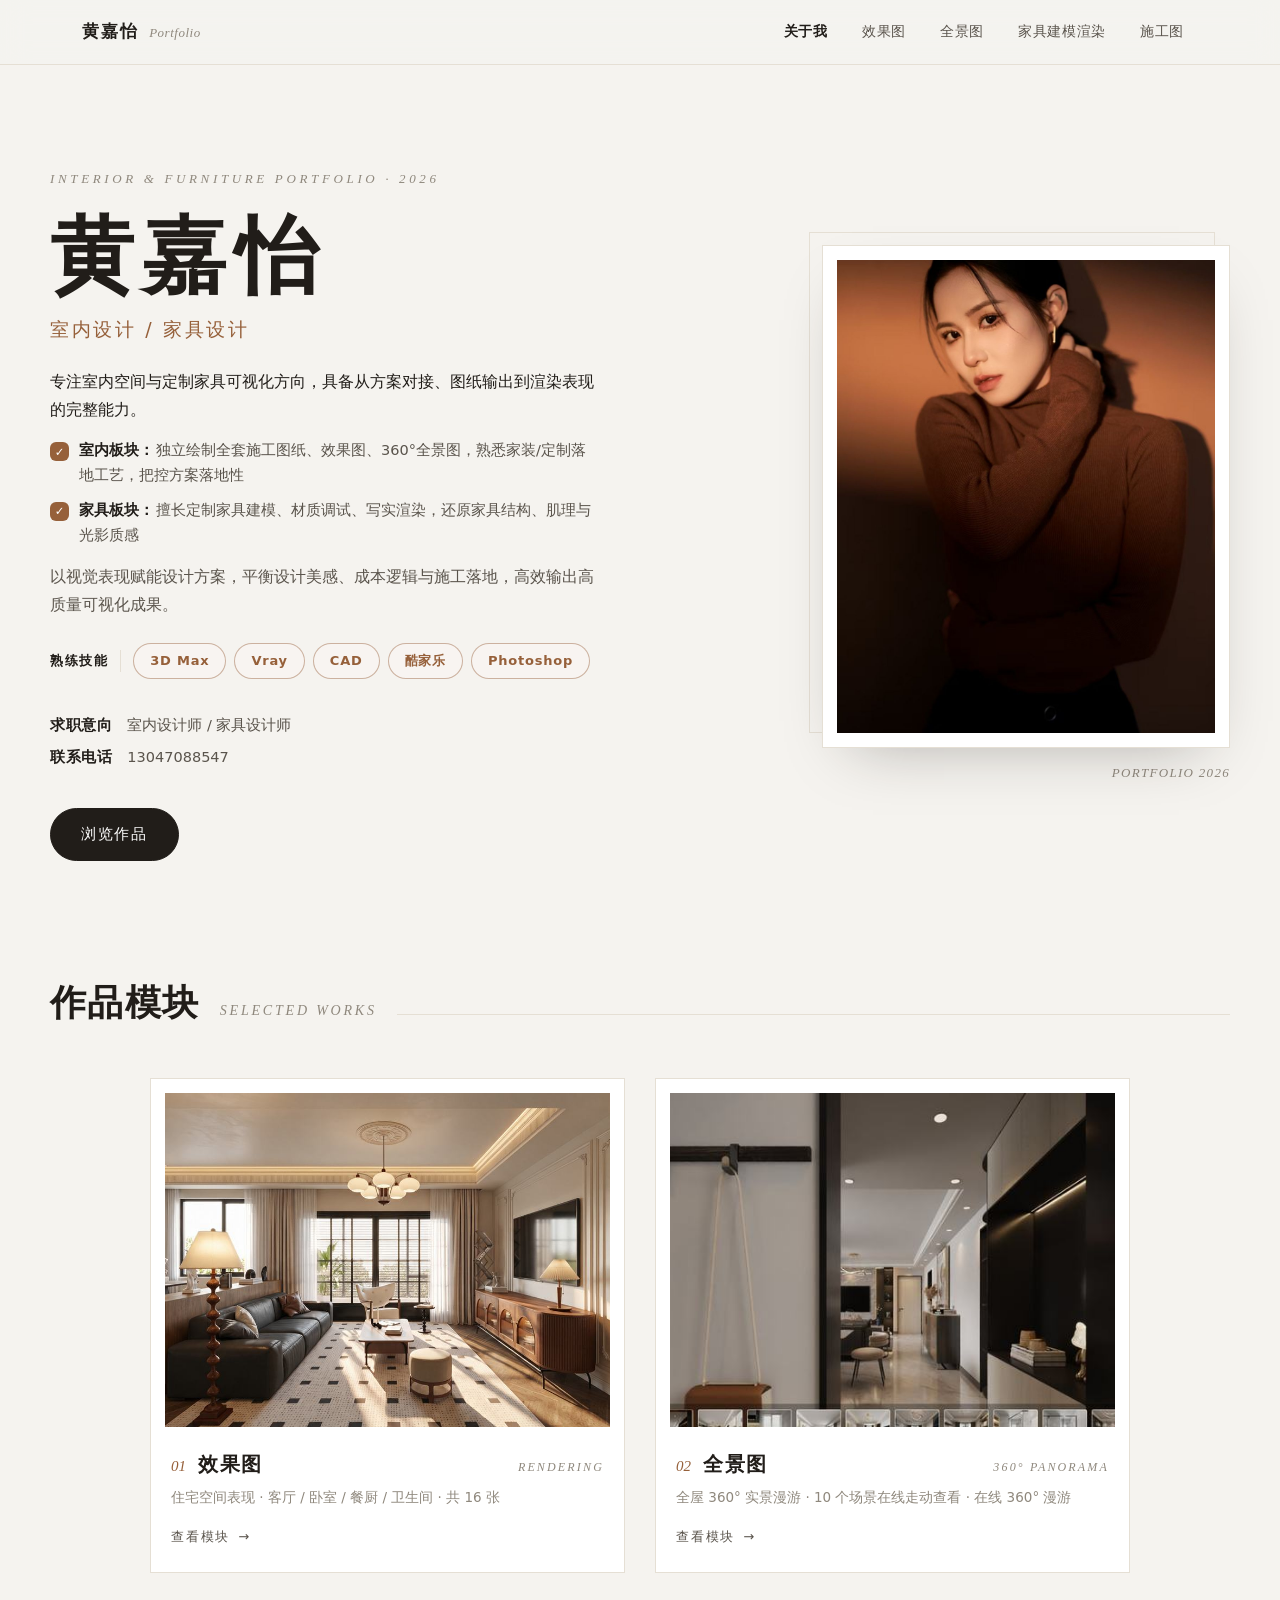
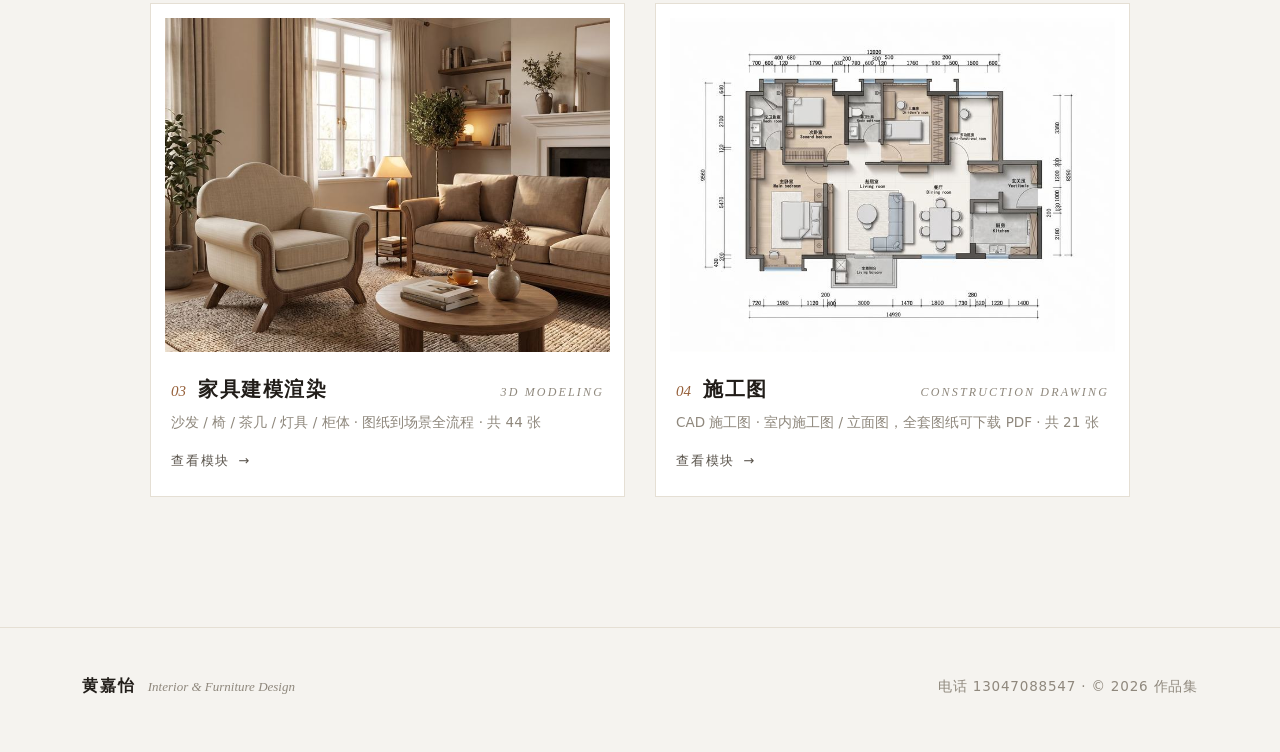
<file: index.html>
<!DOCTYPE html>
<html lang="zh-CN">
<head>
<meta charset="UTF-8">
<meta name="viewport" content="width=device-width, initial-scale=1.0">
<title>黄嘉怡 · 室内与家具设计作品集</title>
<meta name="description" content="黄嘉怡 — 室内设计 / 家具设计作品集。住宅空间效果图、家具建模渲染、CAD 施工图。联系电话 13047088547">
<link rel="icon" href="data:image/svg+xml,%3Csvg xmlns='http://www.w3.org/2000/svg' viewBox='0 0 64 64'%3E%3Crect width='64' height='64' rx='14' fill='%23211d19'/%3E%3Ctext x='32' y='44' font-size='34' text-anchor='middle' fill='%23f5f3ef' font-family='serif'%3E黄%3C/text%3E%3C/svg%3E">
<link rel="stylesheet" href="assets/css/style.css">
</head>
<body data-page="home">

<header class="nav">
  <div class="nav-inner">
    <a class="nav-logo" href="index.html">黄嘉怡<em>Portfolio</em></a>
    <nav class="nav-links" aria-label="主导航"></nav>
  </div>
</header>

<main>
  <section class="wrap hero" id="hero" aria-label="个人介绍"></section>

  <section class="wrap modules" id="works" aria-label="作品模块">
    <div class="sec-head reveal">
      <h2>作品模块</h2><span class="en">SELECTED WORKS</span><span class="rule"></span>
    </div>
    <div class="module-grid" id="module-grid"></div>
  </section>
</main>

<footer class="footer">
  <div class="wrap footer-inner" id="footer-inner"></div>
</footer>

<script src="assets/js/data.js"></script>
<script src="assets/js/main.js"></script>
</body>
</html>
</file>
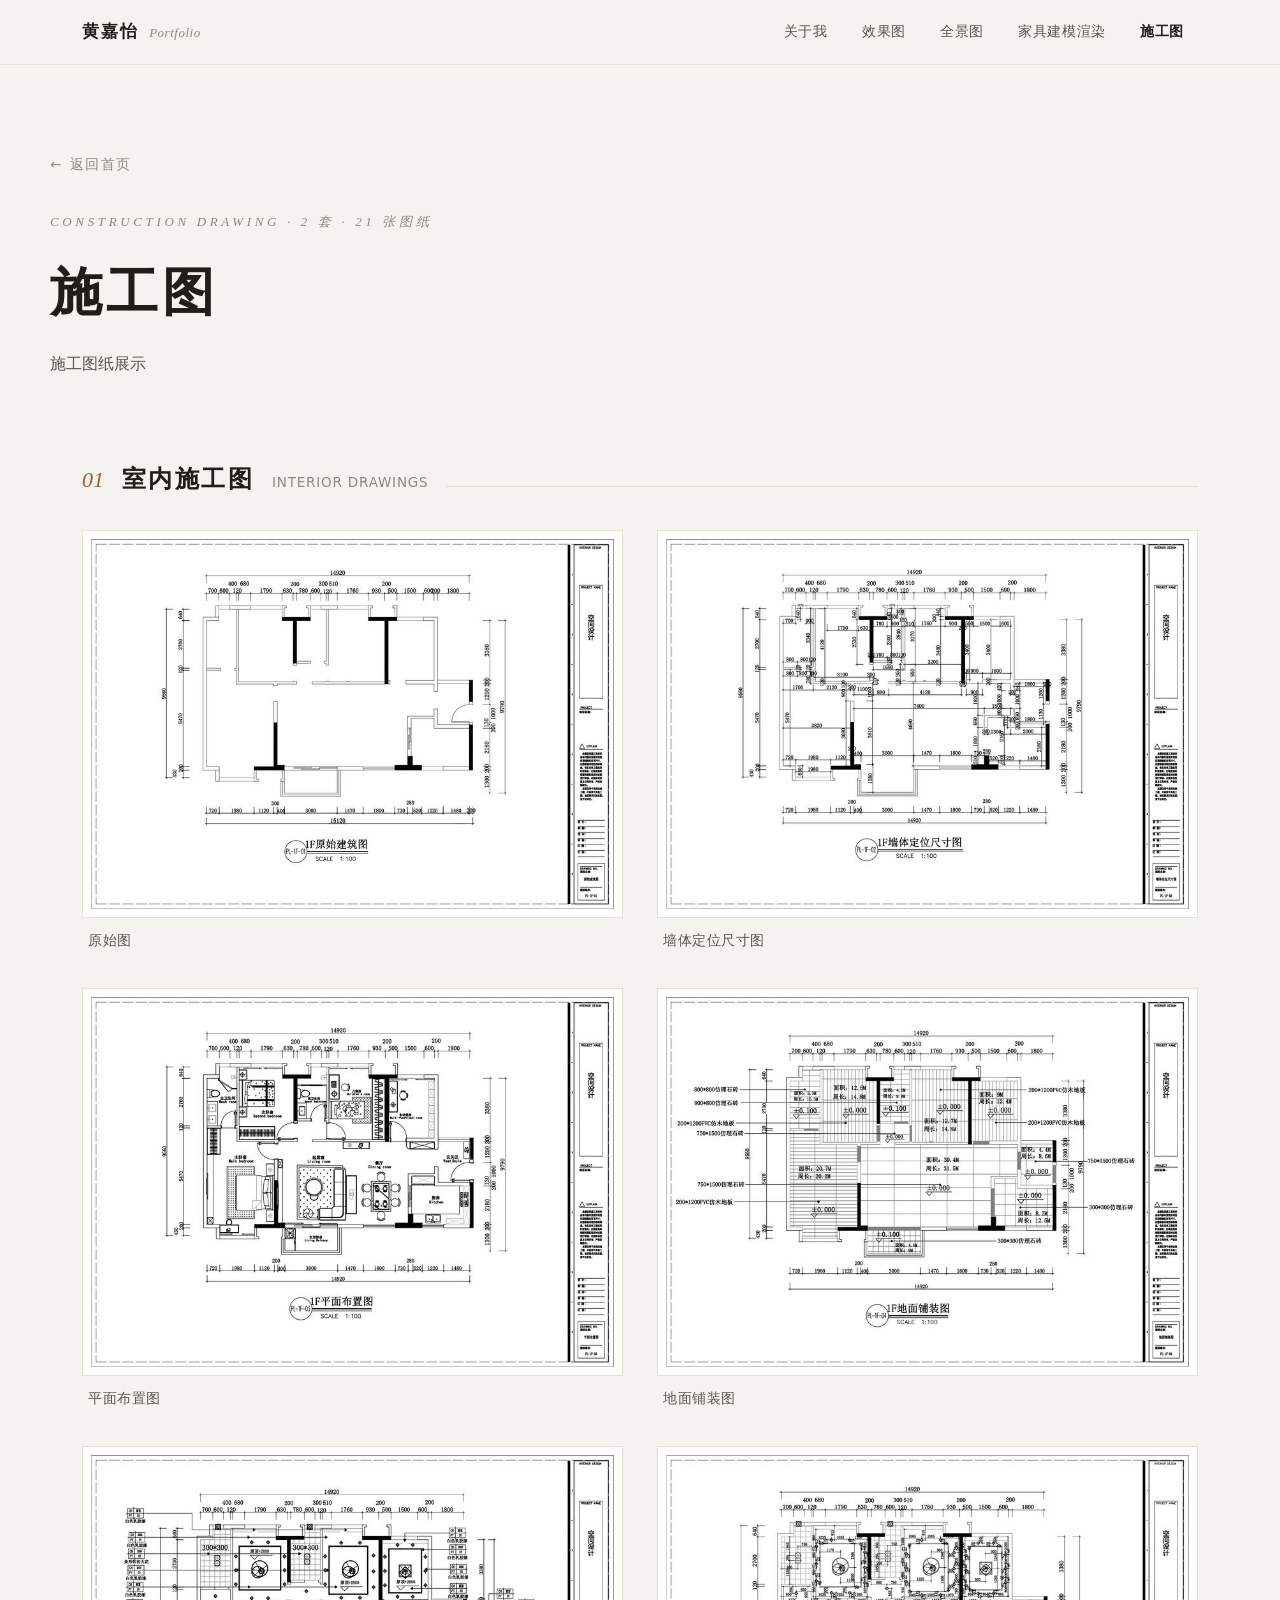
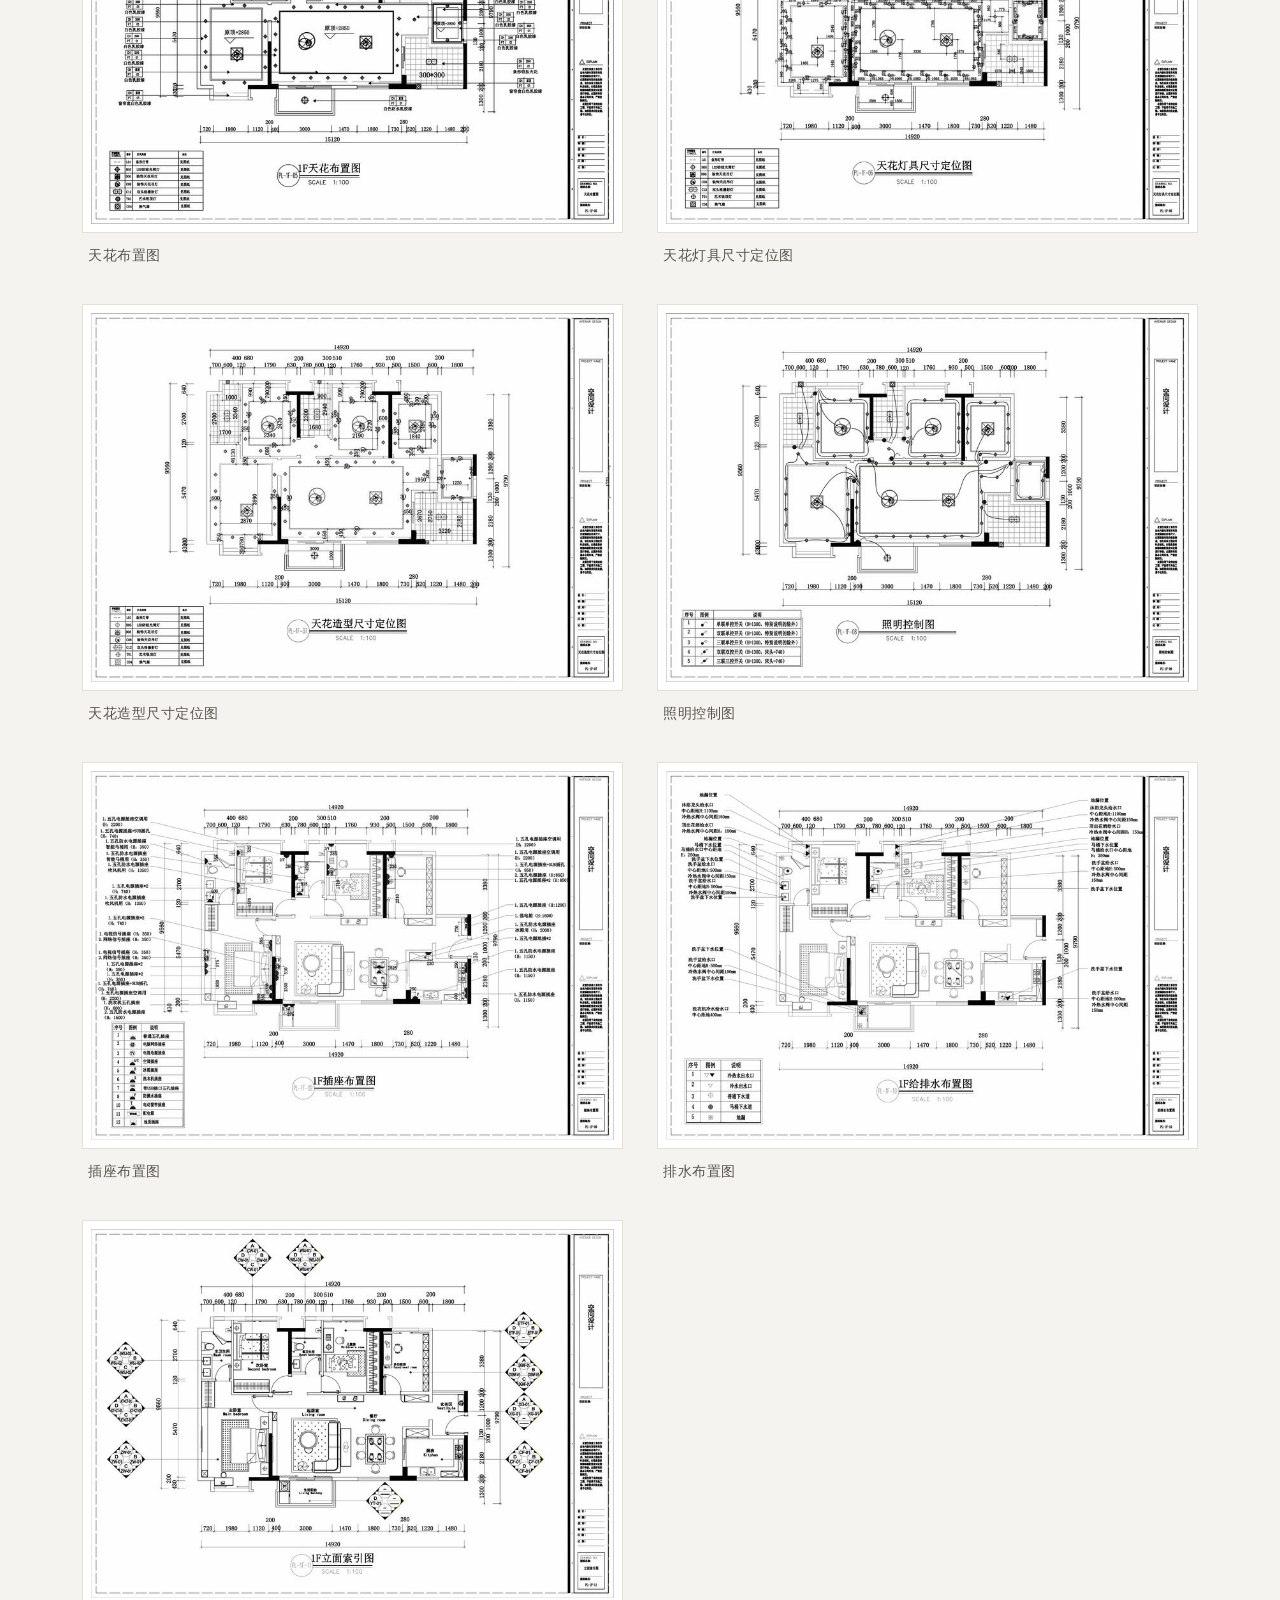
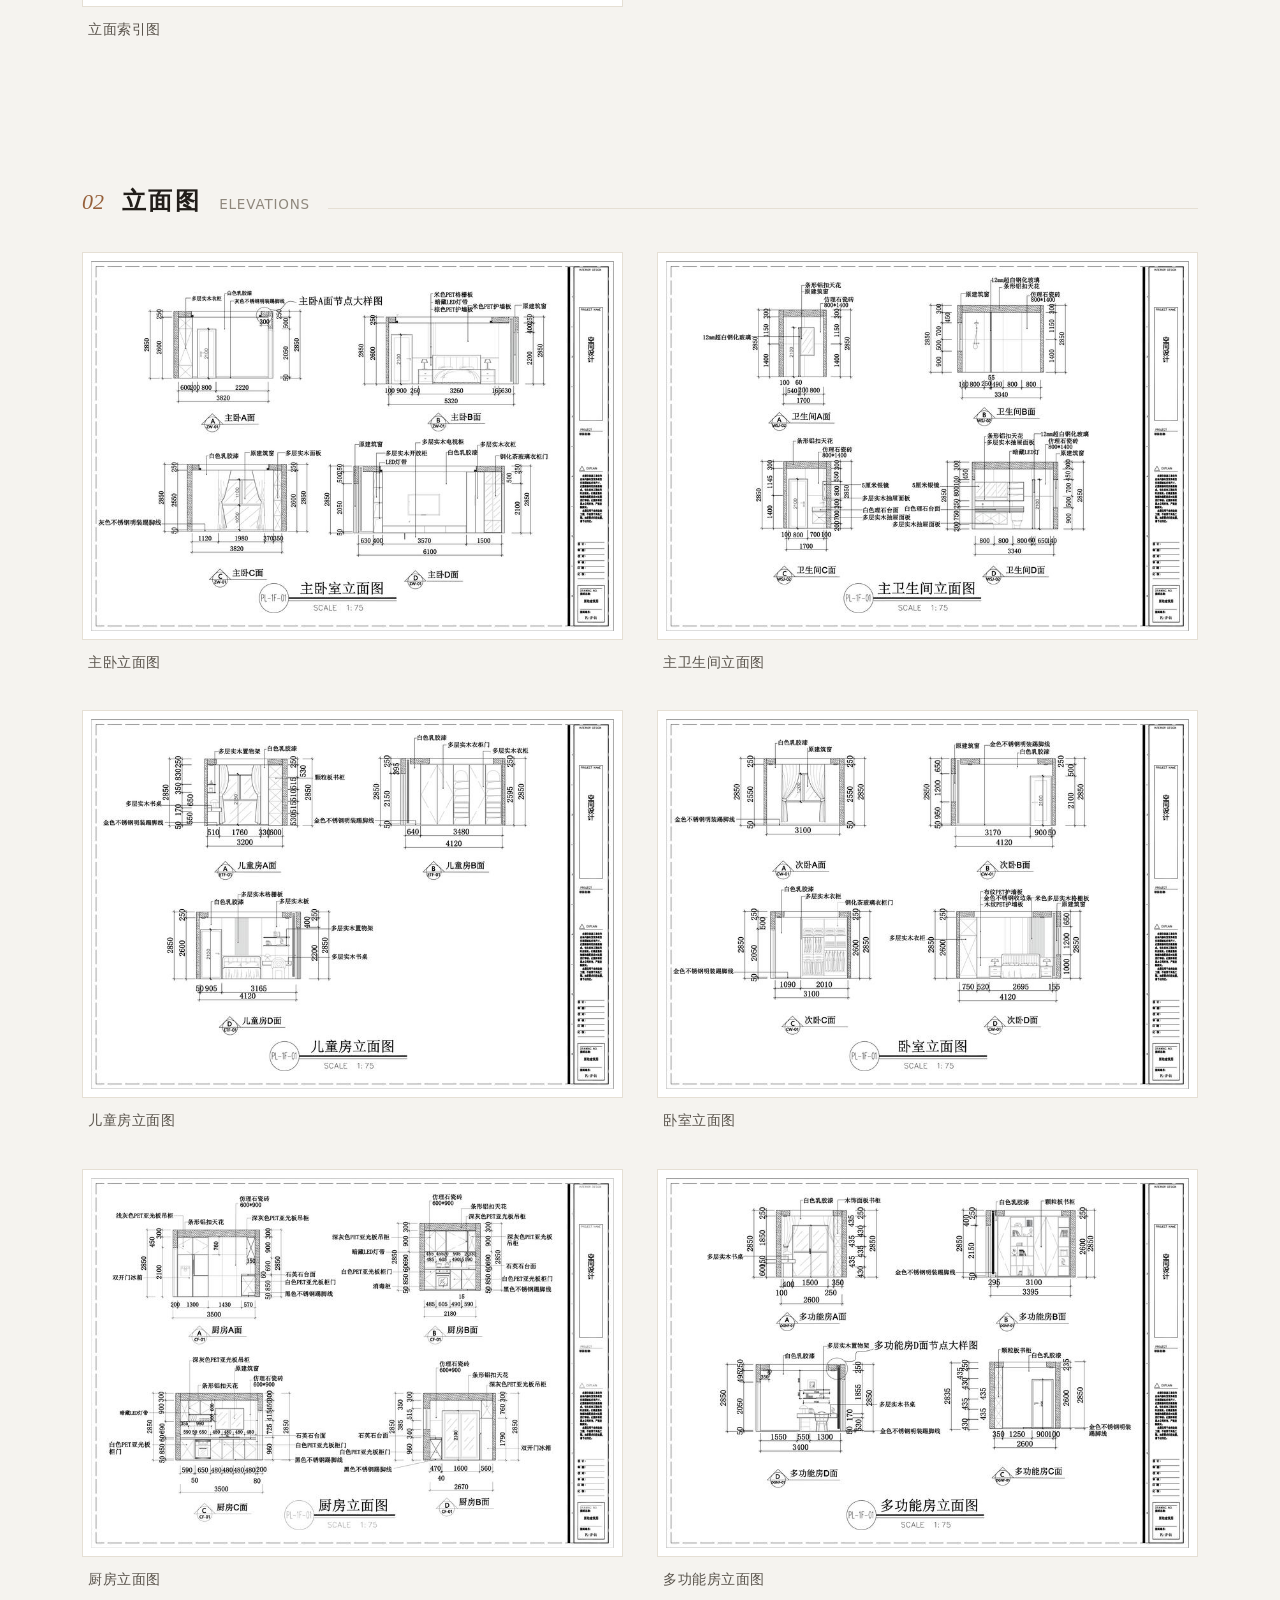
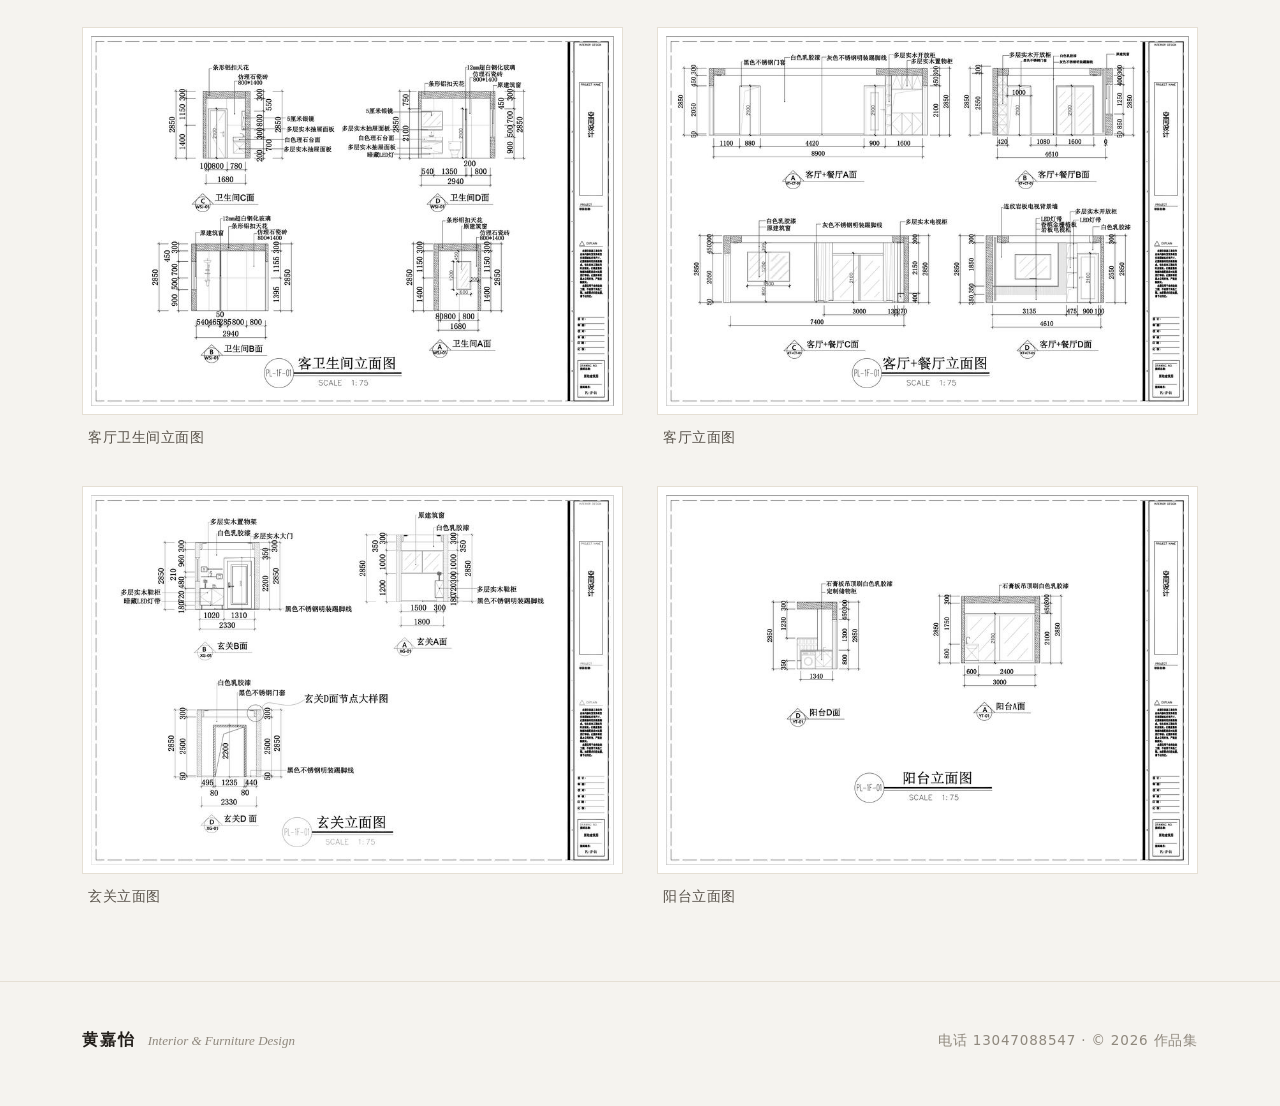
<file: drawings.html>
<!DOCTYPE html>
<html lang="zh-CN">
<head>
<meta charset="UTF-8">
<meta name="viewport" content="width=device-width, initial-scale=1.0">
<title>施工图 · 黄嘉怡作品集</title>
<meta name="description" content="CAD 施工图 — 原始结构图、墙体定位尺寸图">
<link rel="icon" href="data:image/svg+xml,%3Csvg xmlns='http://www.w3.org/2000/svg' viewBox='0 0 64 64'%3E%3Crect width='64' height='64' rx='14' fill='%23211d19'/%3E%3Ctext x='32' y='44' font-size='34' text-anchor='middle' fill='%23f5f3ef' font-family='serif'%3E黄%3C/text%3E%3C/svg%3E">
<link rel="stylesheet" href="assets/css/style.css">
</head>
<body data-page="drawings">

<header class="nav">
  <div class="nav-inner">
    <a class="nav-logo" href="index.html">黄嘉怡<em>Portfolio</em></a>
    <nav class="nav-links" aria-label="主导航"></nav>
  </div>
</header>

<main>
  <section class="wrap page-head">
    <a class="back" href="index.html">返回首页</a>
    <p class="eyebrow"><span id="page-en"></span> · <span id="page-count"></span></p>
    <h1 id="page-title"></h1>
    <p class="sub" id="page-sub"></p>
  </section>
  <section class="wrap" id="gallery" aria-label="施工图列表"></section>
</main>

<footer class="footer">
  <div class="wrap footer-inner" id="footer-inner"></div>
</footer>

<div class="lightbox" id="lightbox" role="dialog" aria-modal="true" aria-label="大图预览">
  <div class="lb-bar">
    <span class="lb-count" id="lb-count"></span>
    <button class="lb-close" type="button" aria-label="关闭预览">✕</button>
  </div>
  <div class="lb-stage"><img id="lb-img" alt=""></div>
  <button class="lb-arrow lb-prev" type="button" aria-label="上一张">‹</button>
  <button class="lb-arrow lb-next" type="button" aria-label="下一张">›</button>
  <div class="lb-caption" id="lb-caption"></div>
</div>

<script src="assets/js/data.js"></script>
<script src="assets/js/main.js"></script>
</body>
</html>
</file>
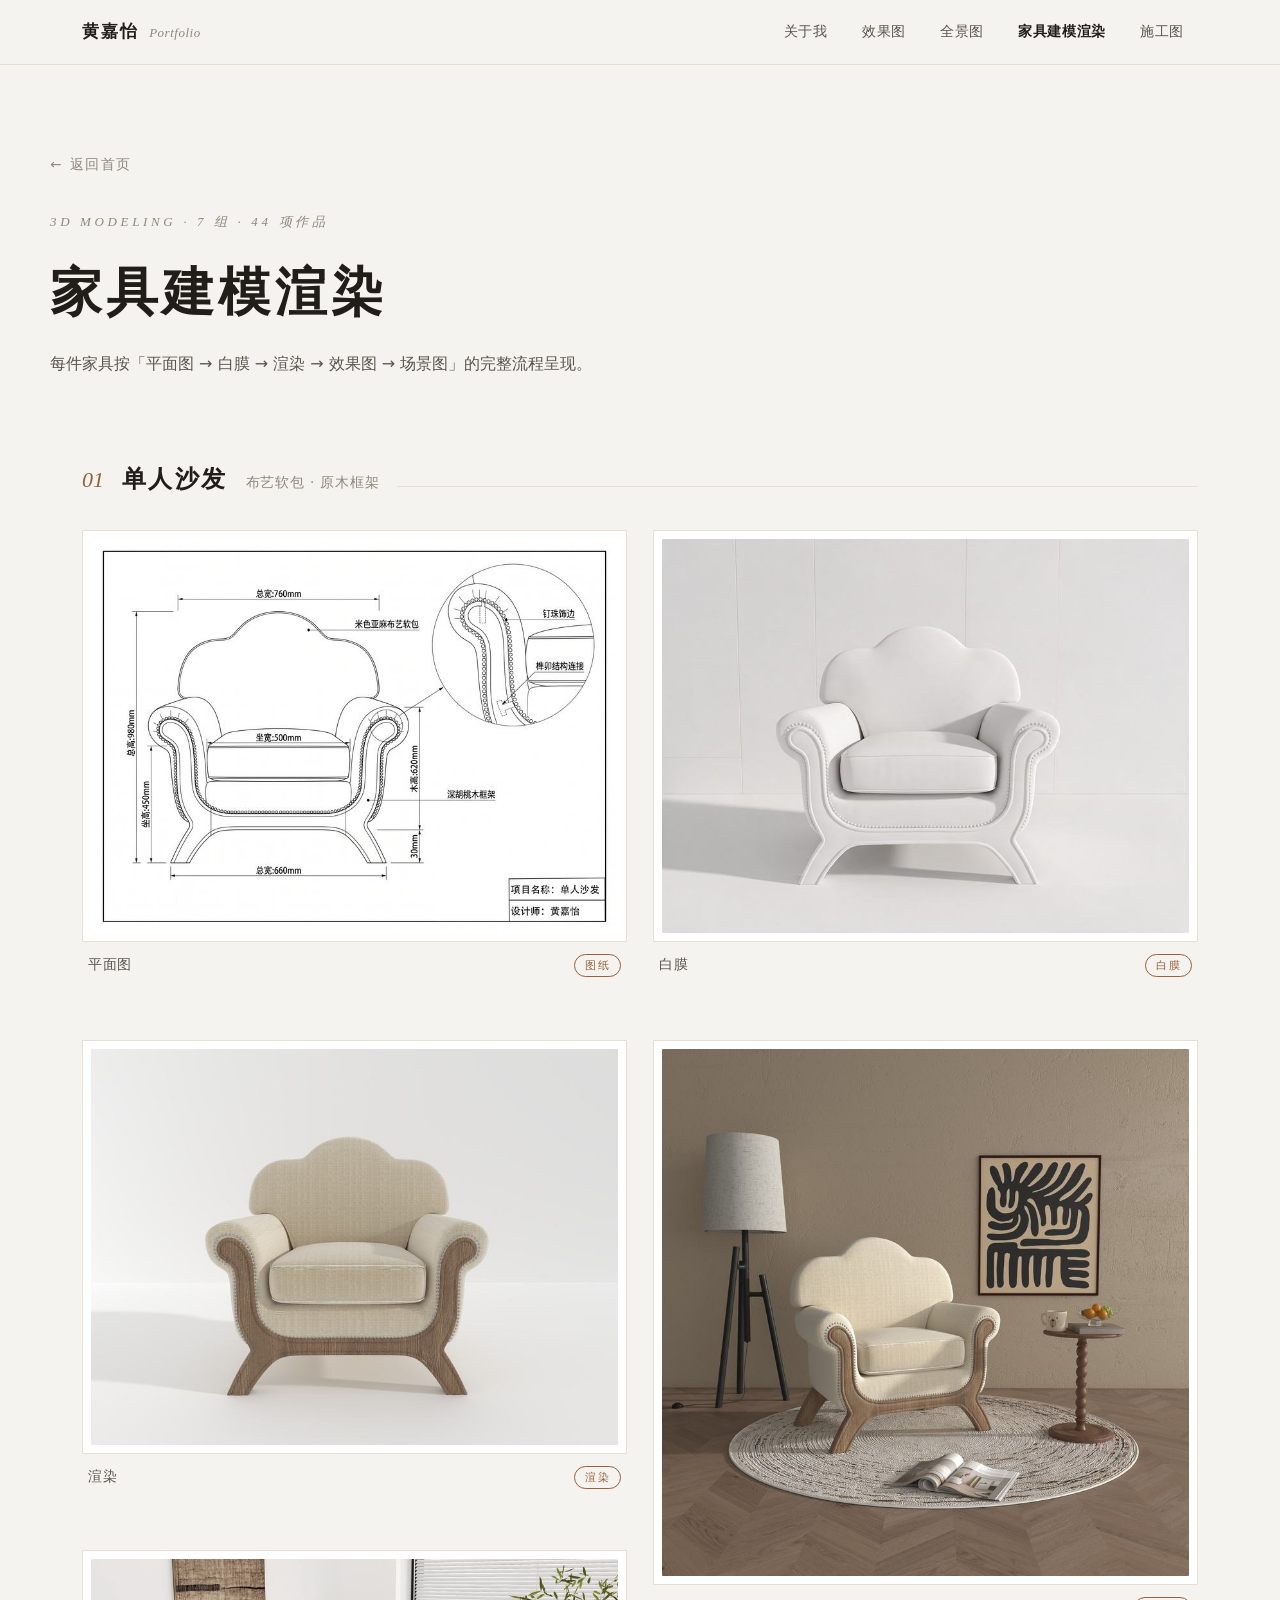
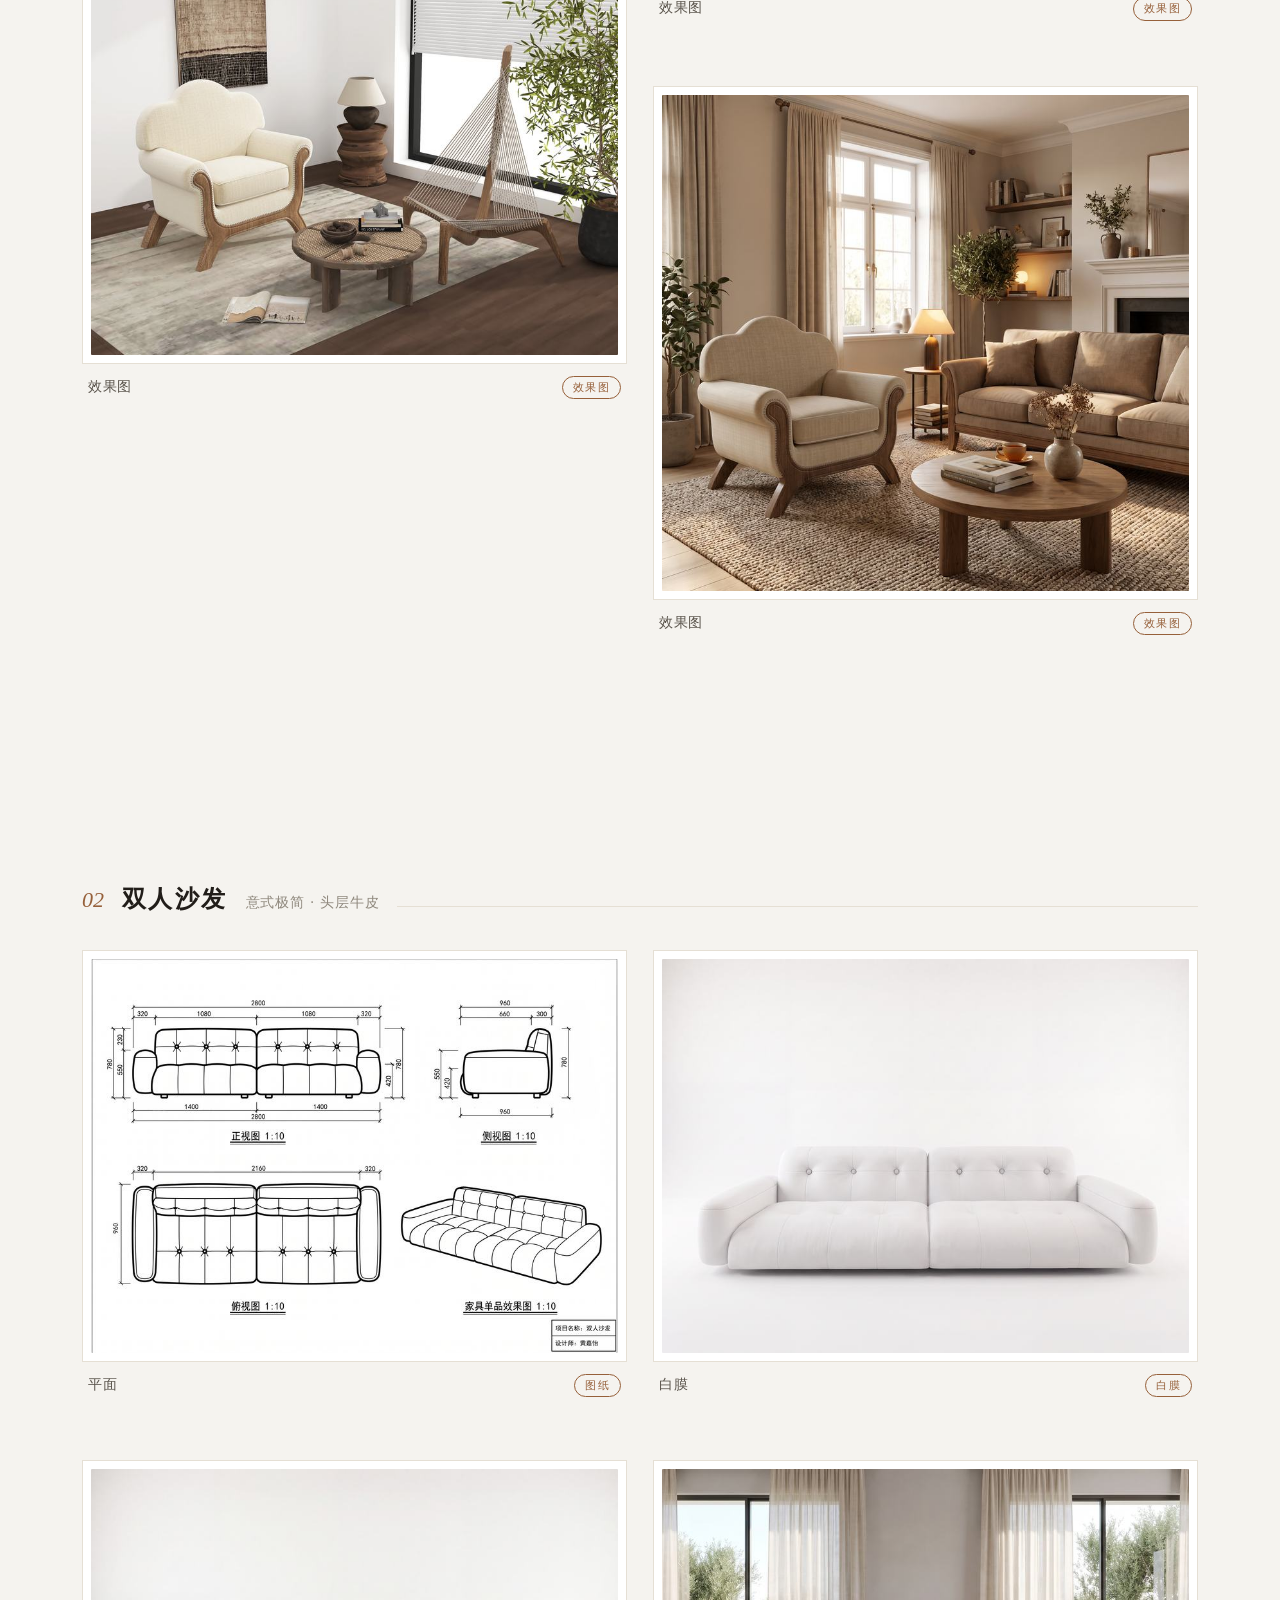
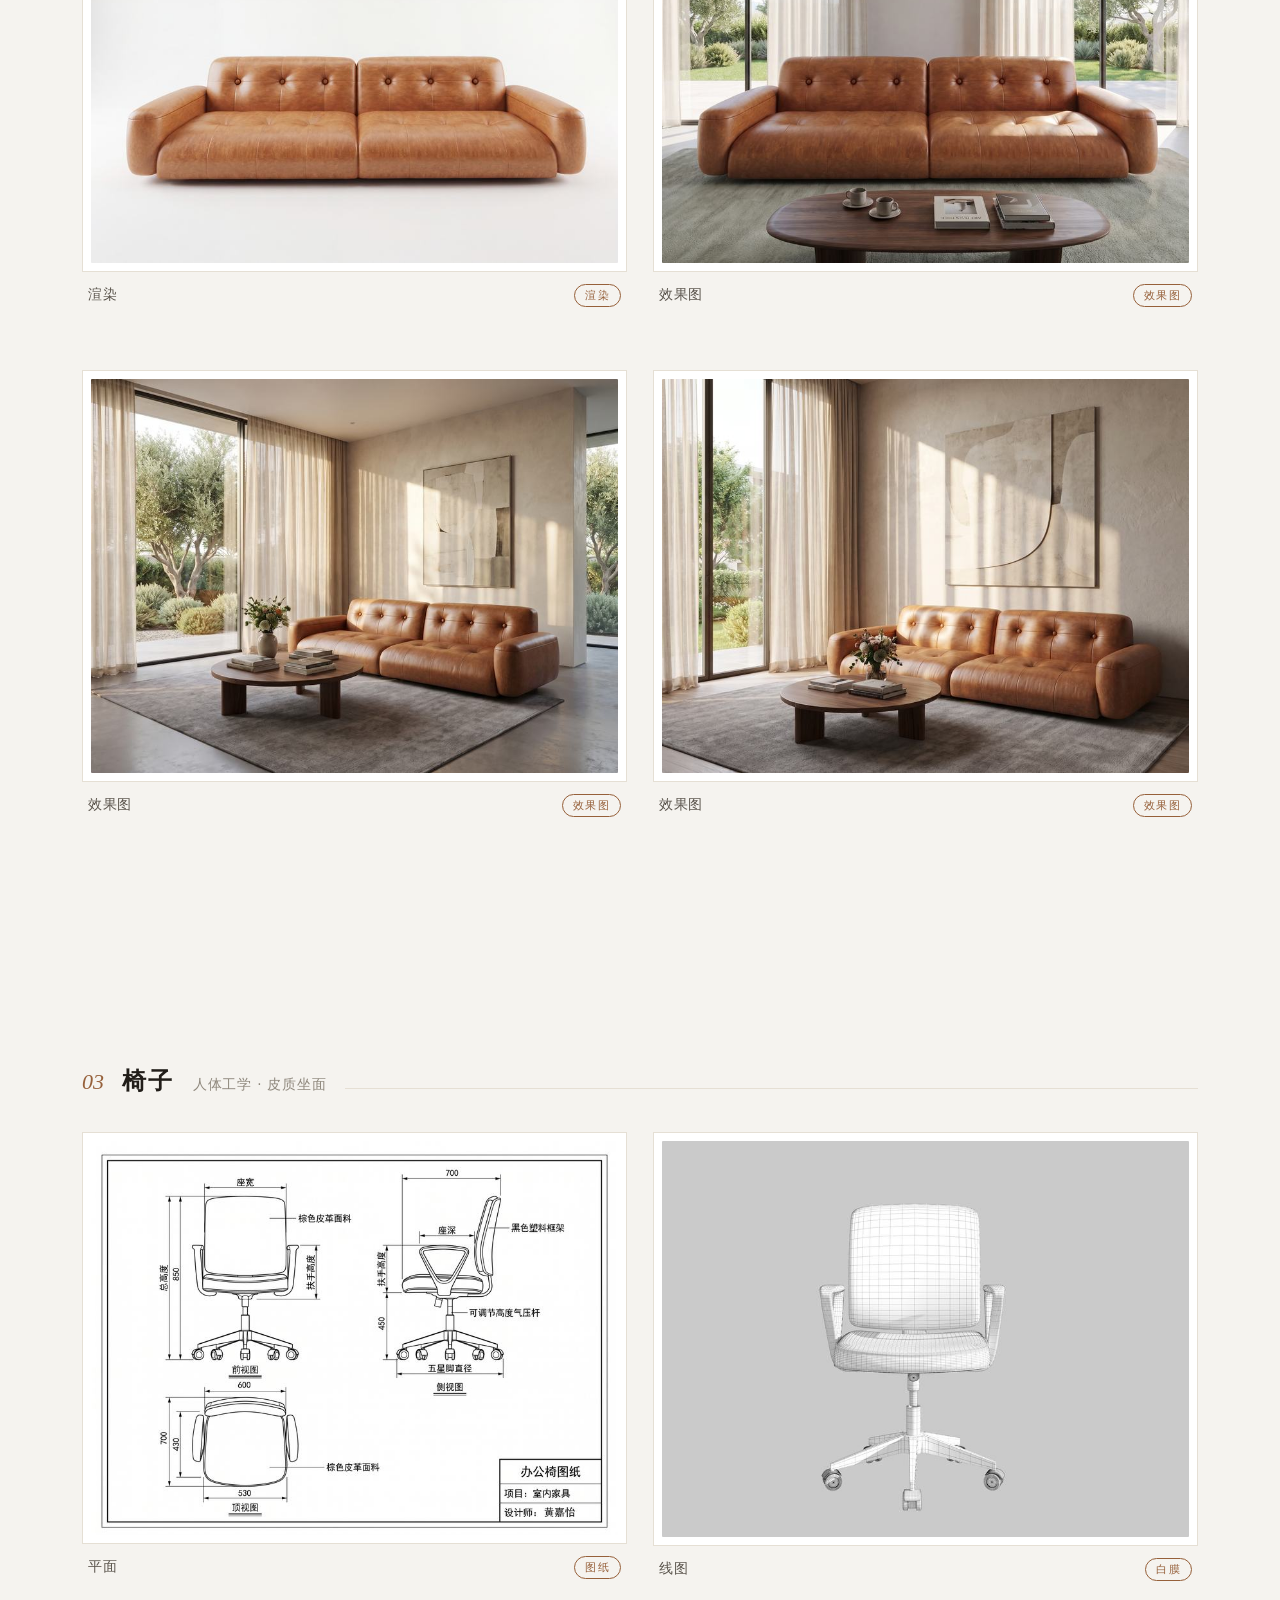
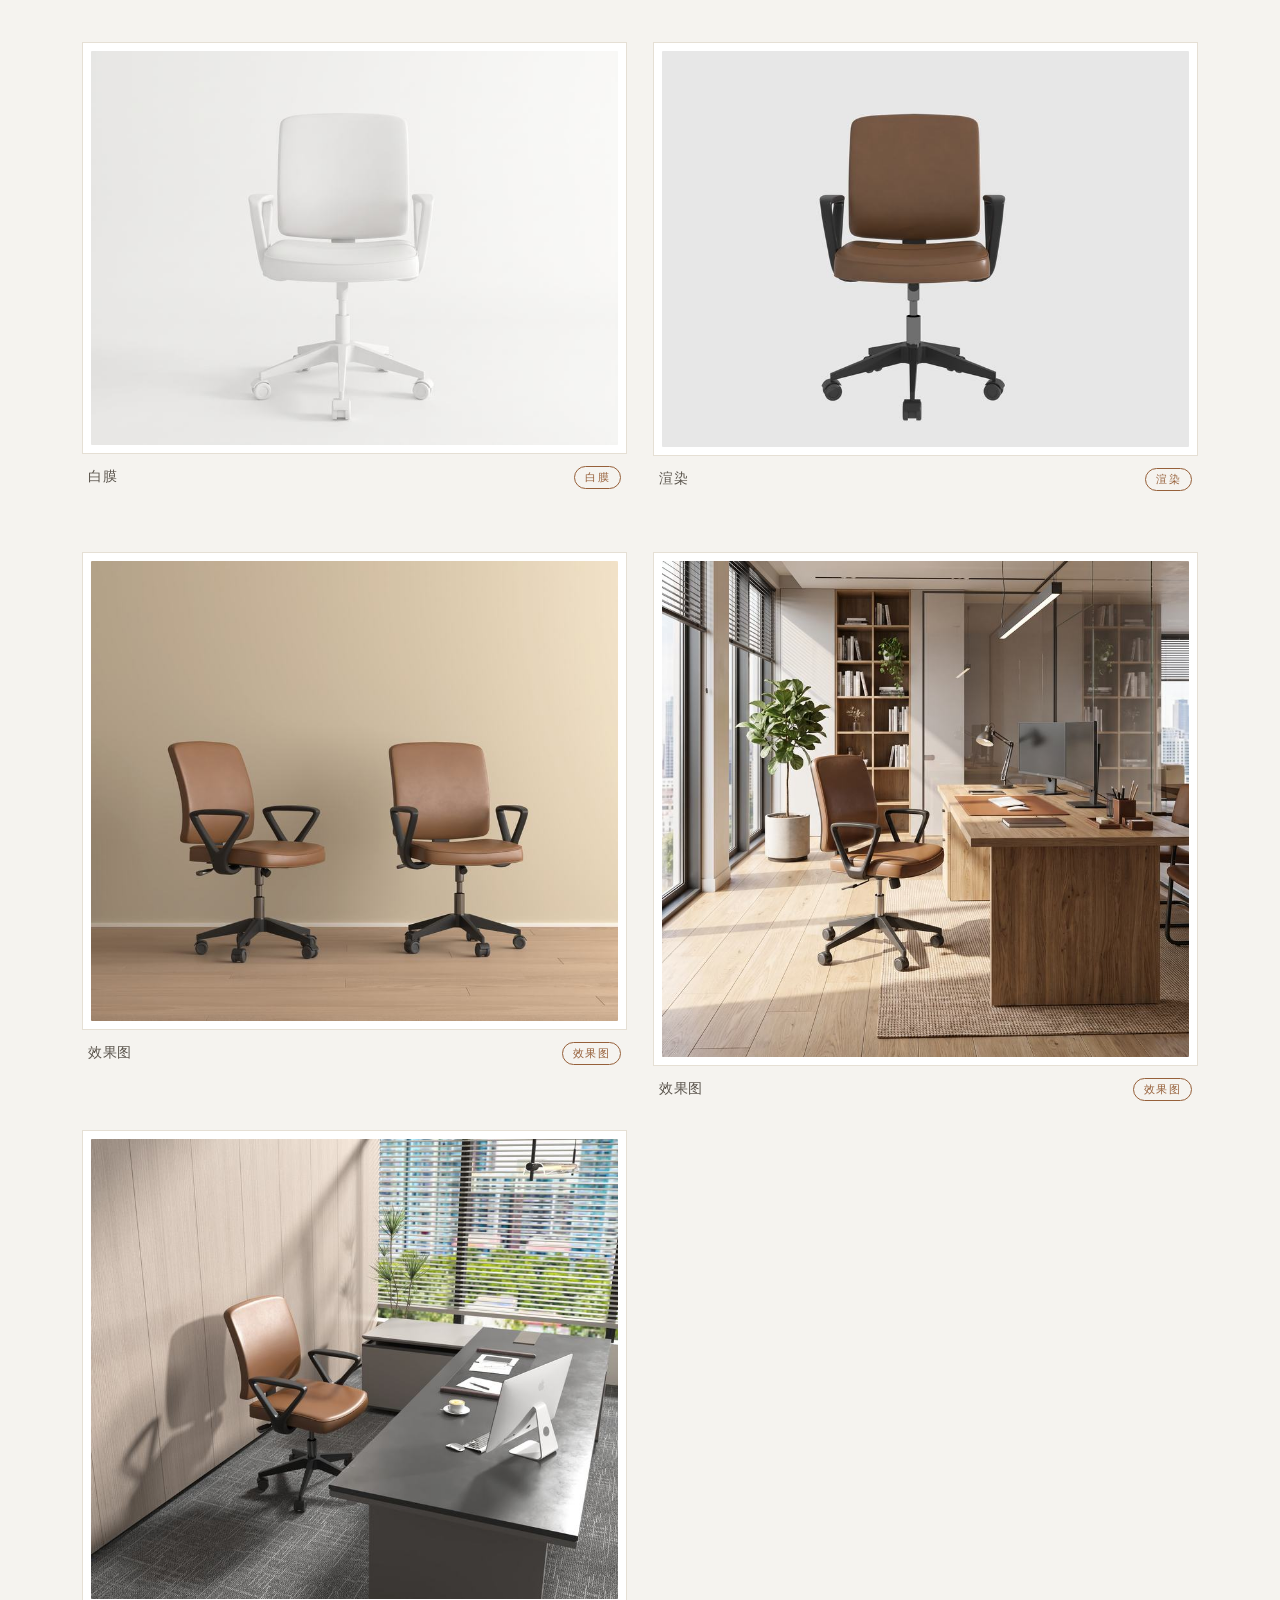
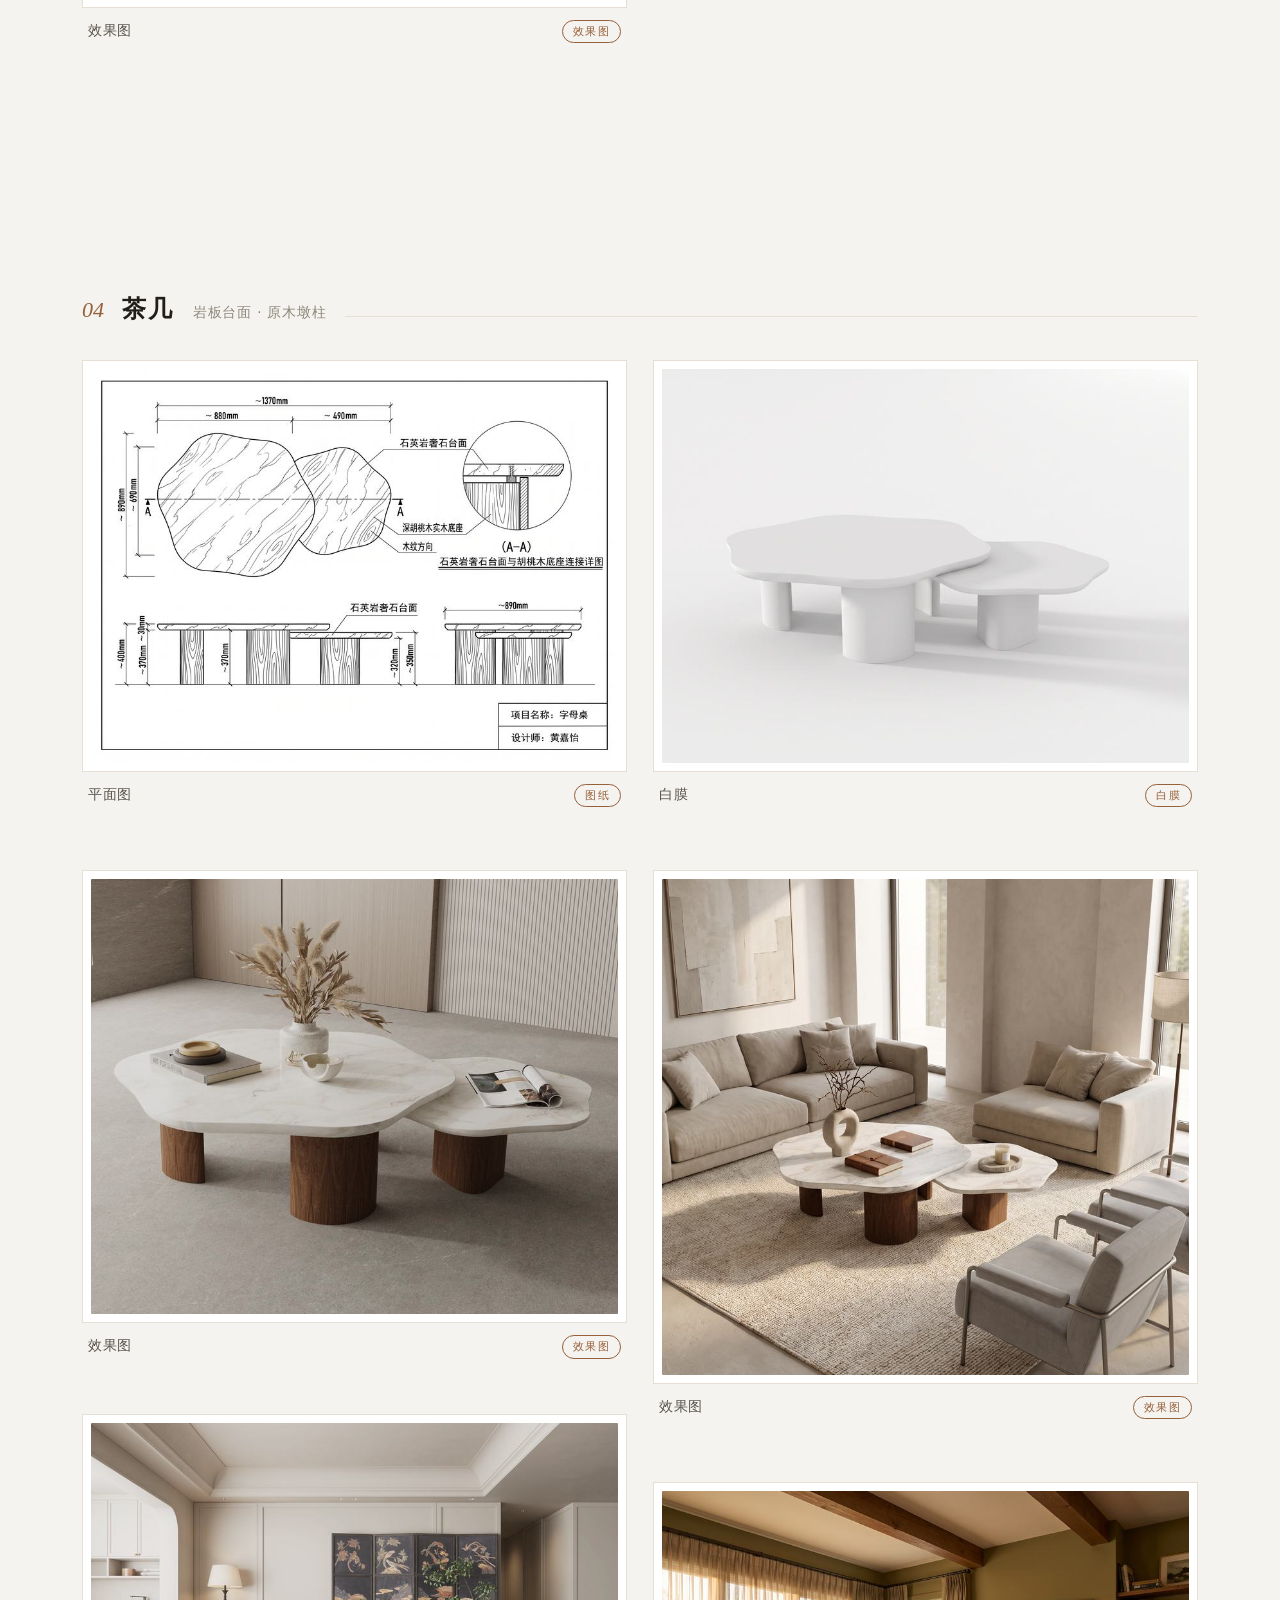
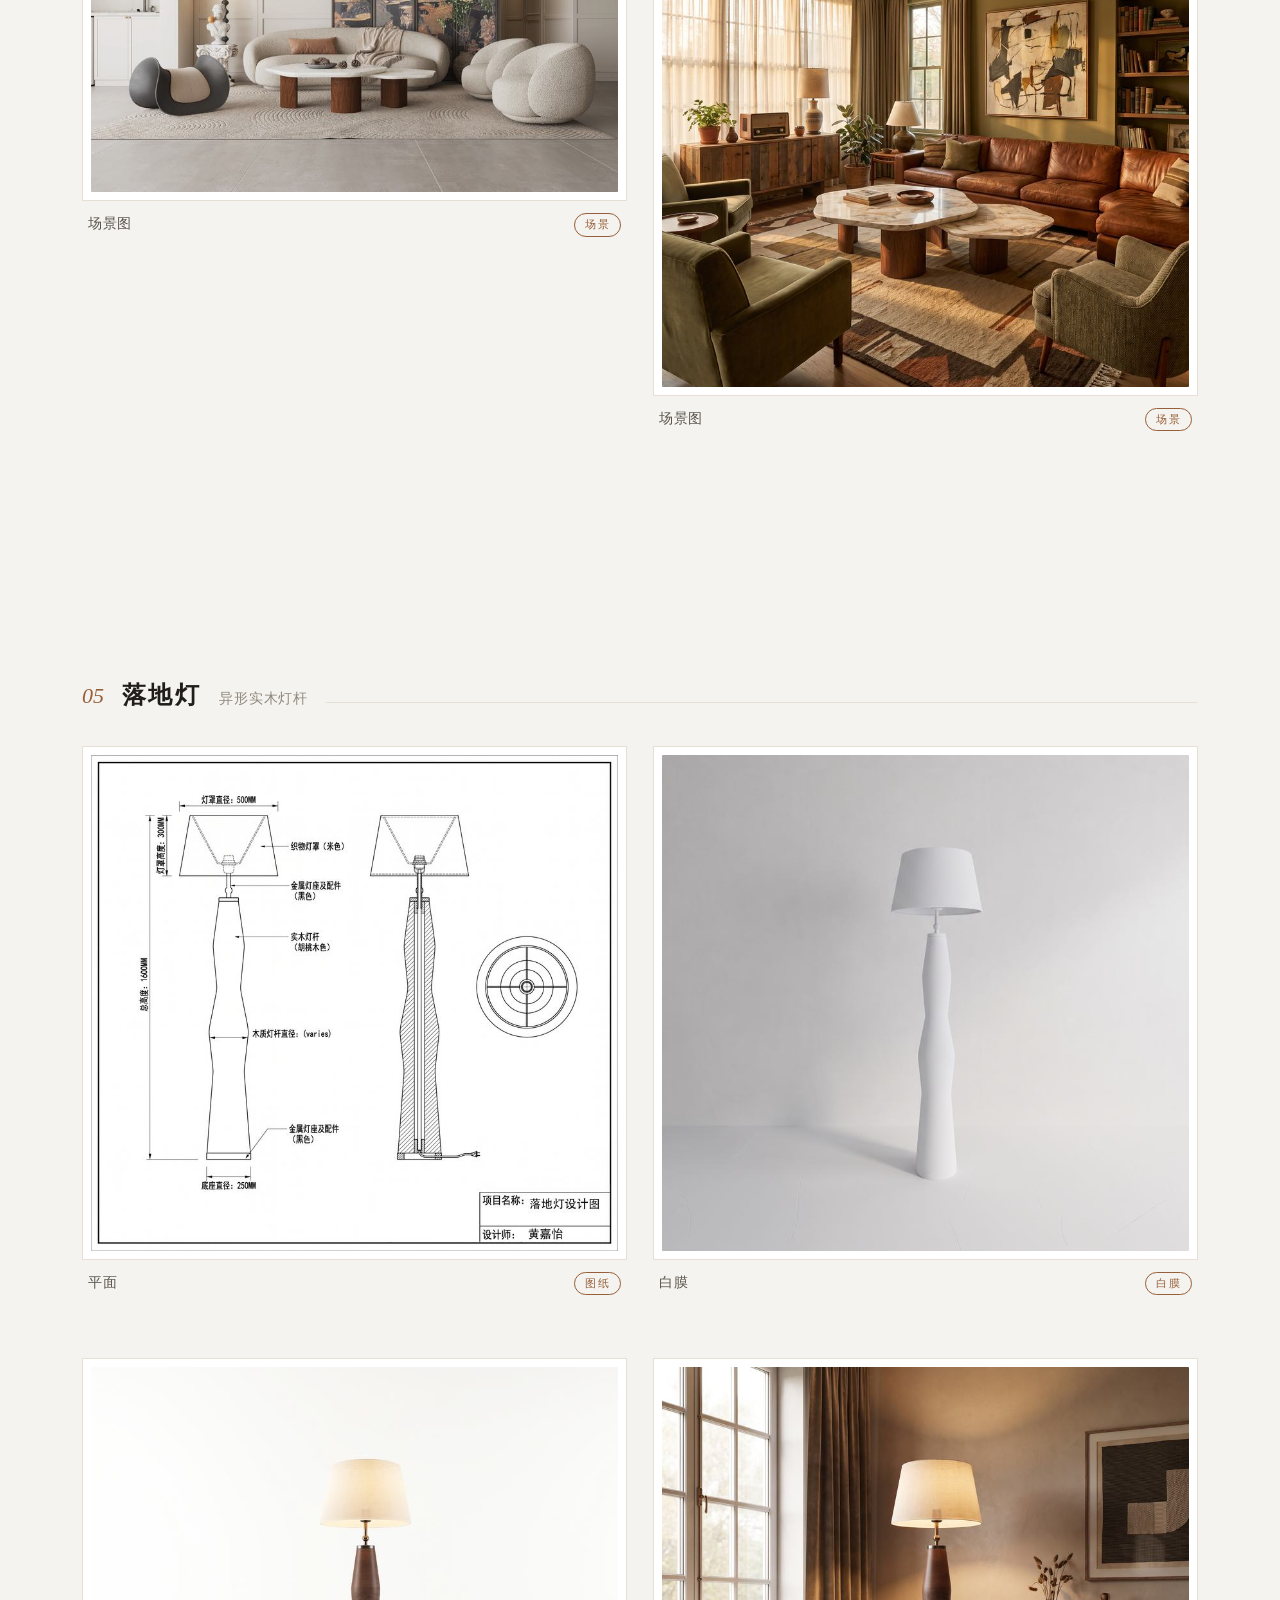
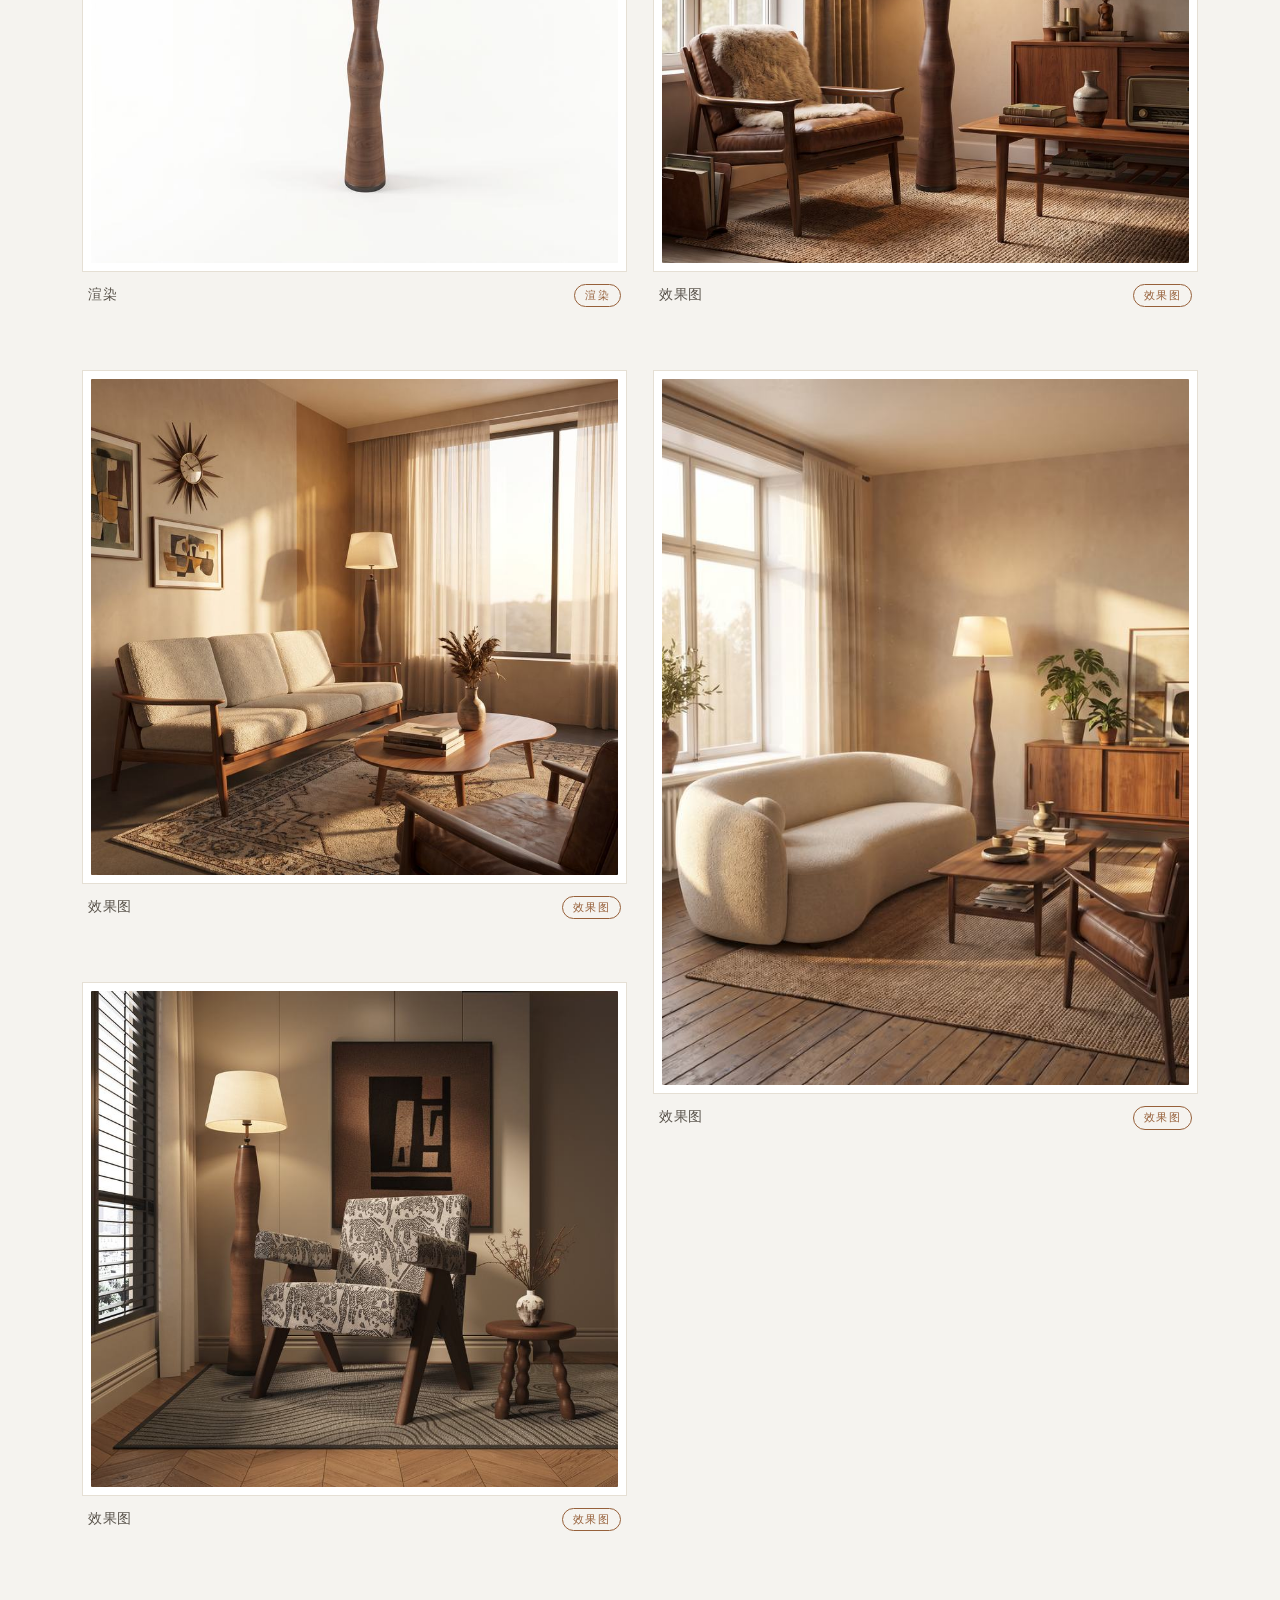
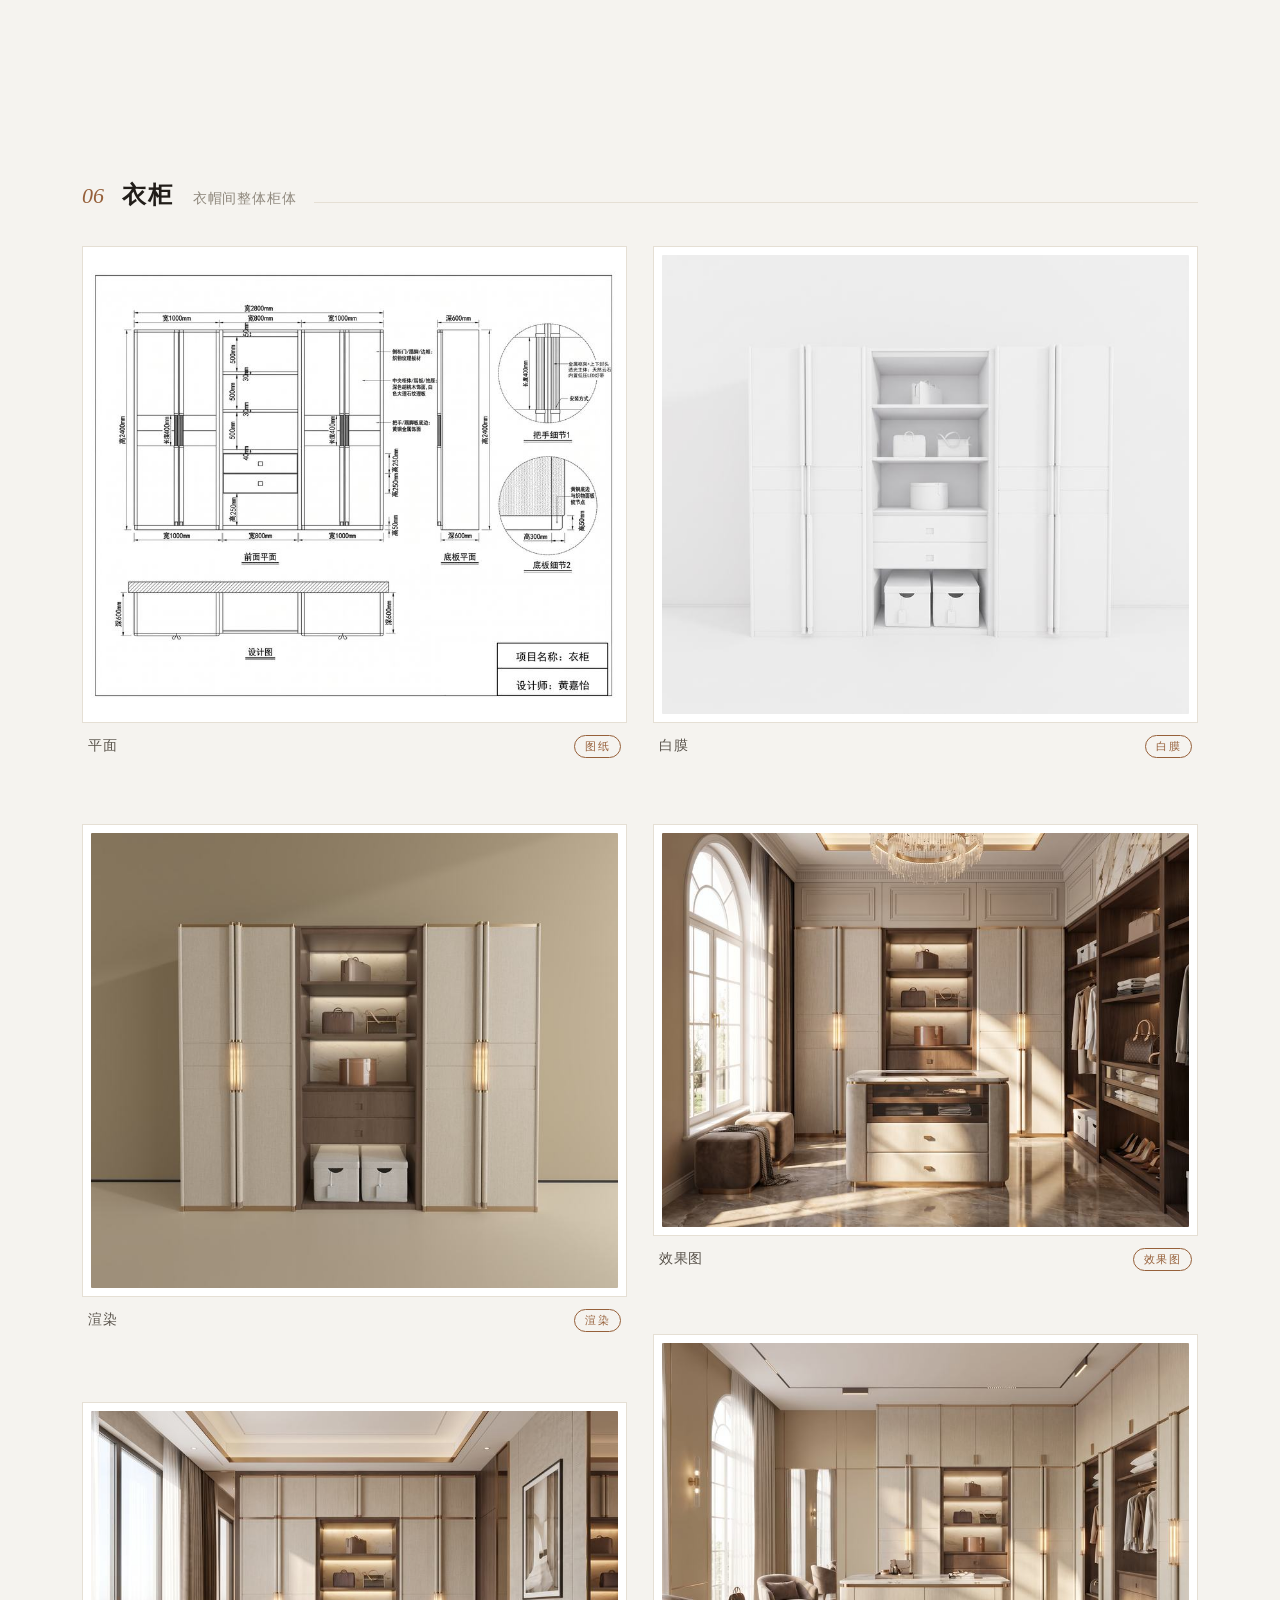
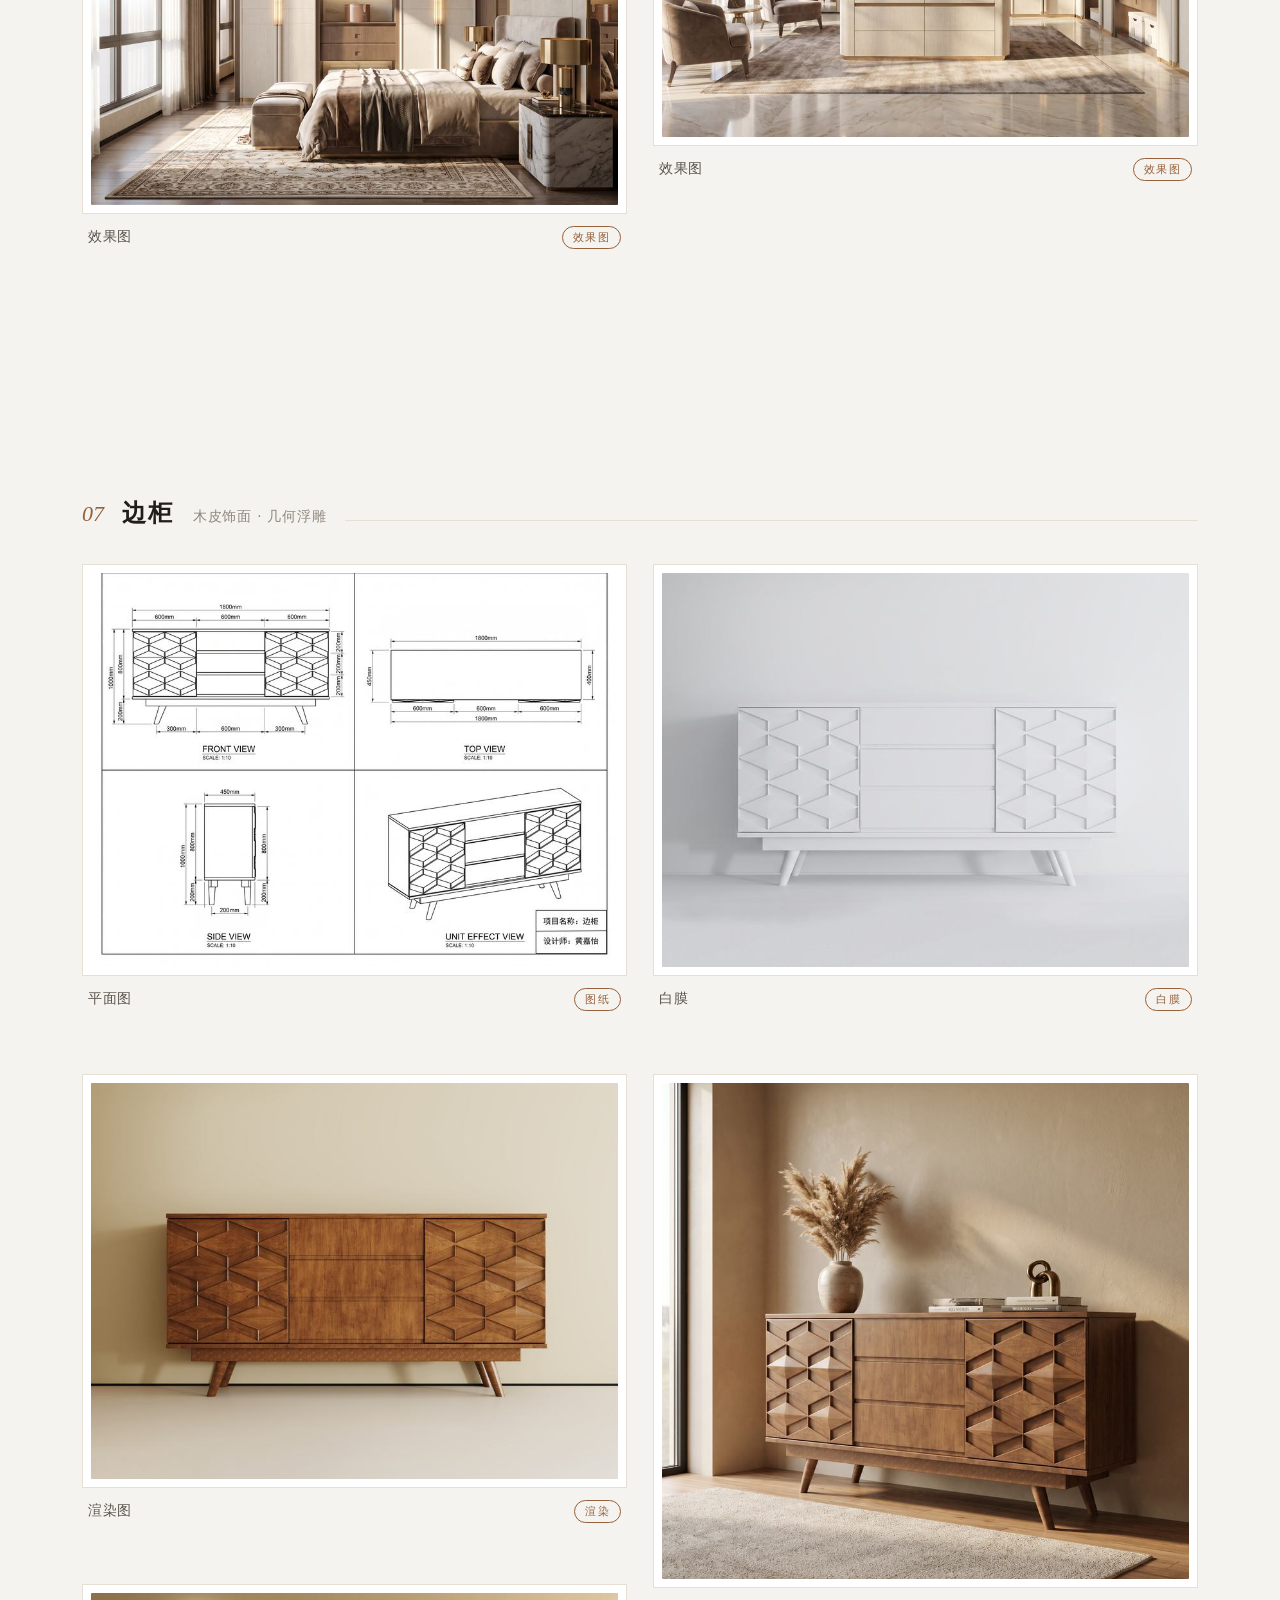
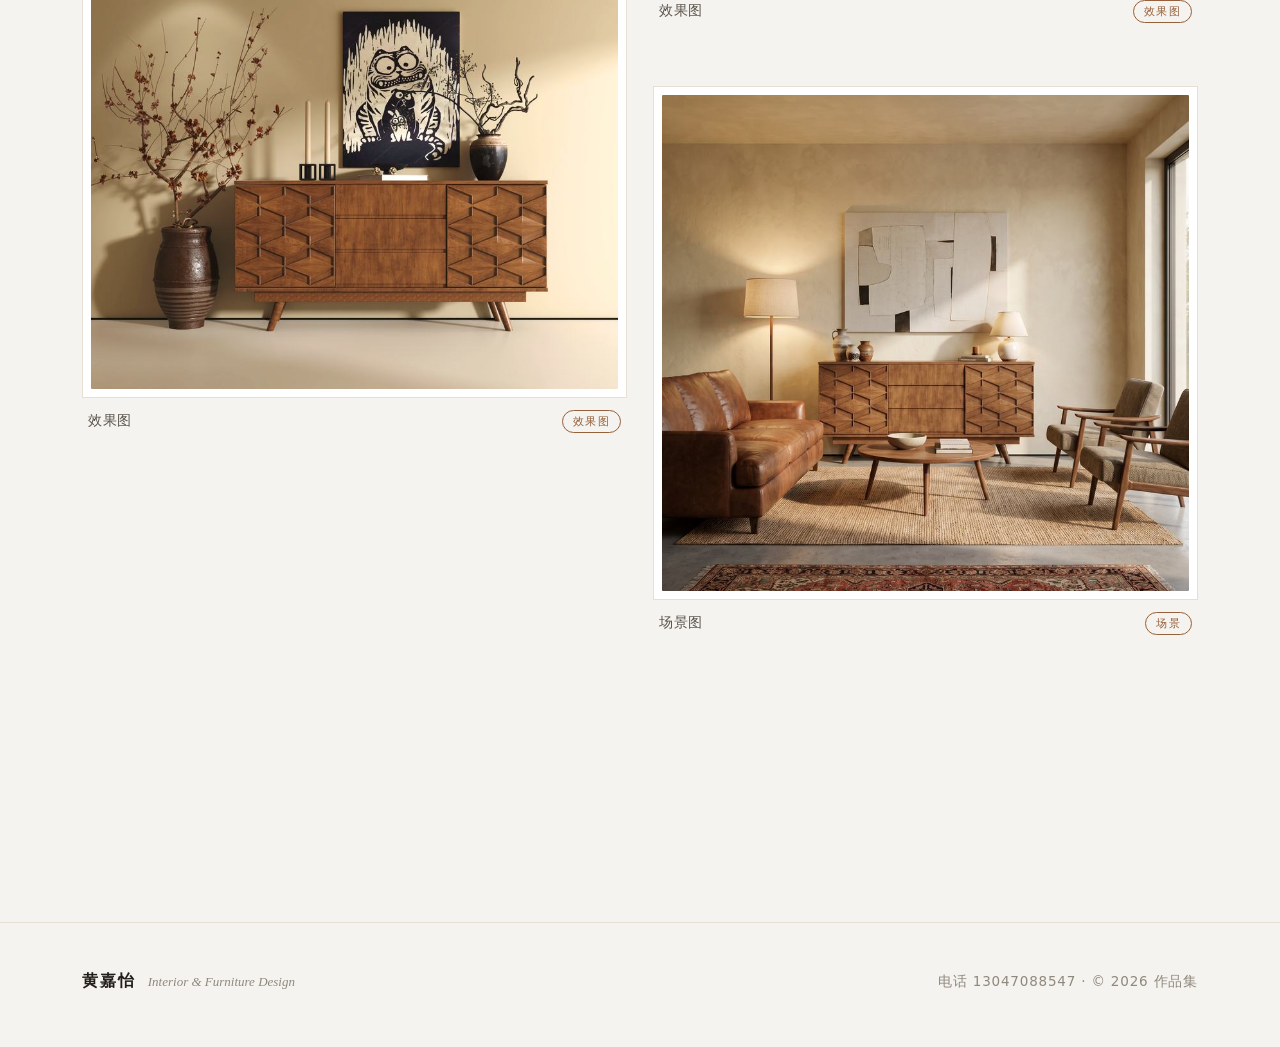
<file: model3d.html>
<!DOCTYPE html>
<html lang="zh-CN">
<head>
<meta charset="UTF-8">
<meta name="viewport" content="width=device-width, initial-scale=1.0">
<title>家具建模渲染 · 黄嘉怡作品集</title>
<meta name="description" content="家具建模渲染 — 沙发、办公椅、茶几、落地灯、定制衣柜，从设计图纸到白膜、单体与场景渲染">
<link rel="icon" href="data:image/svg+xml,%3Csvg xmlns='http://www.w3.org/2000/svg' viewBox='0 0 64 64'%3E%3Crect width='64' height='64' rx='14' fill='%23211d19'/%3E%3Ctext x='32' y='44' font-size='34' text-anchor='middle' fill='%23f5f3ef' font-family='serif'%3E黄%3C/text%3E%3C/svg%3E">
<link rel="stylesheet" href="assets/css/style.css">
</head>
<body data-page="model3d">

<header class="nav">
  <div class="nav-inner">
    <a class="nav-logo" href="index.html">黄嘉怡<em>Portfolio</em></a>
    <nav class="nav-links" aria-label="主导航"></nav>
  </div>
</header>

<main>
  <section class="wrap page-head">
    <a class="back" href="index.html">返回首页</a>
    <p class="eyebrow"><span id="page-en"></span> · <span id="page-count"></span></p>
    <h1 id="page-title"></h1>
    <p class="sub" id="page-sub"></p>
  </section>
  <div class="wrap" id="gallery" aria-label="作品列表" style="padding-bottom:110px"></div>
</main>

<footer class="footer">
  <div class="wrap footer-inner" id="footer-inner"></div>
</footer>

<div class="lightbox" id="lightbox" role="dialog" aria-modal="true" aria-label="大图预览">
  <div class="lb-bar">
    <span class="lb-count" id="lb-count"></span>
    <button class="lb-close" type="button" aria-label="关闭预览">✕</button>
  </div>
  <div class="lb-stage"><img id="lb-img" alt=""></div>
  <button class="lb-arrow lb-prev" type="button" aria-label="上一张">‹</button>
  <button class="lb-arrow lb-next" type="button" aria-label="下一张">›</button>
  <div class="lb-caption" id="lb-caption"></div>
</div>

<script src="assets/js/data.js"></script>
<script src="assets/js/main.js"></script>
</body>
</html>
</file>
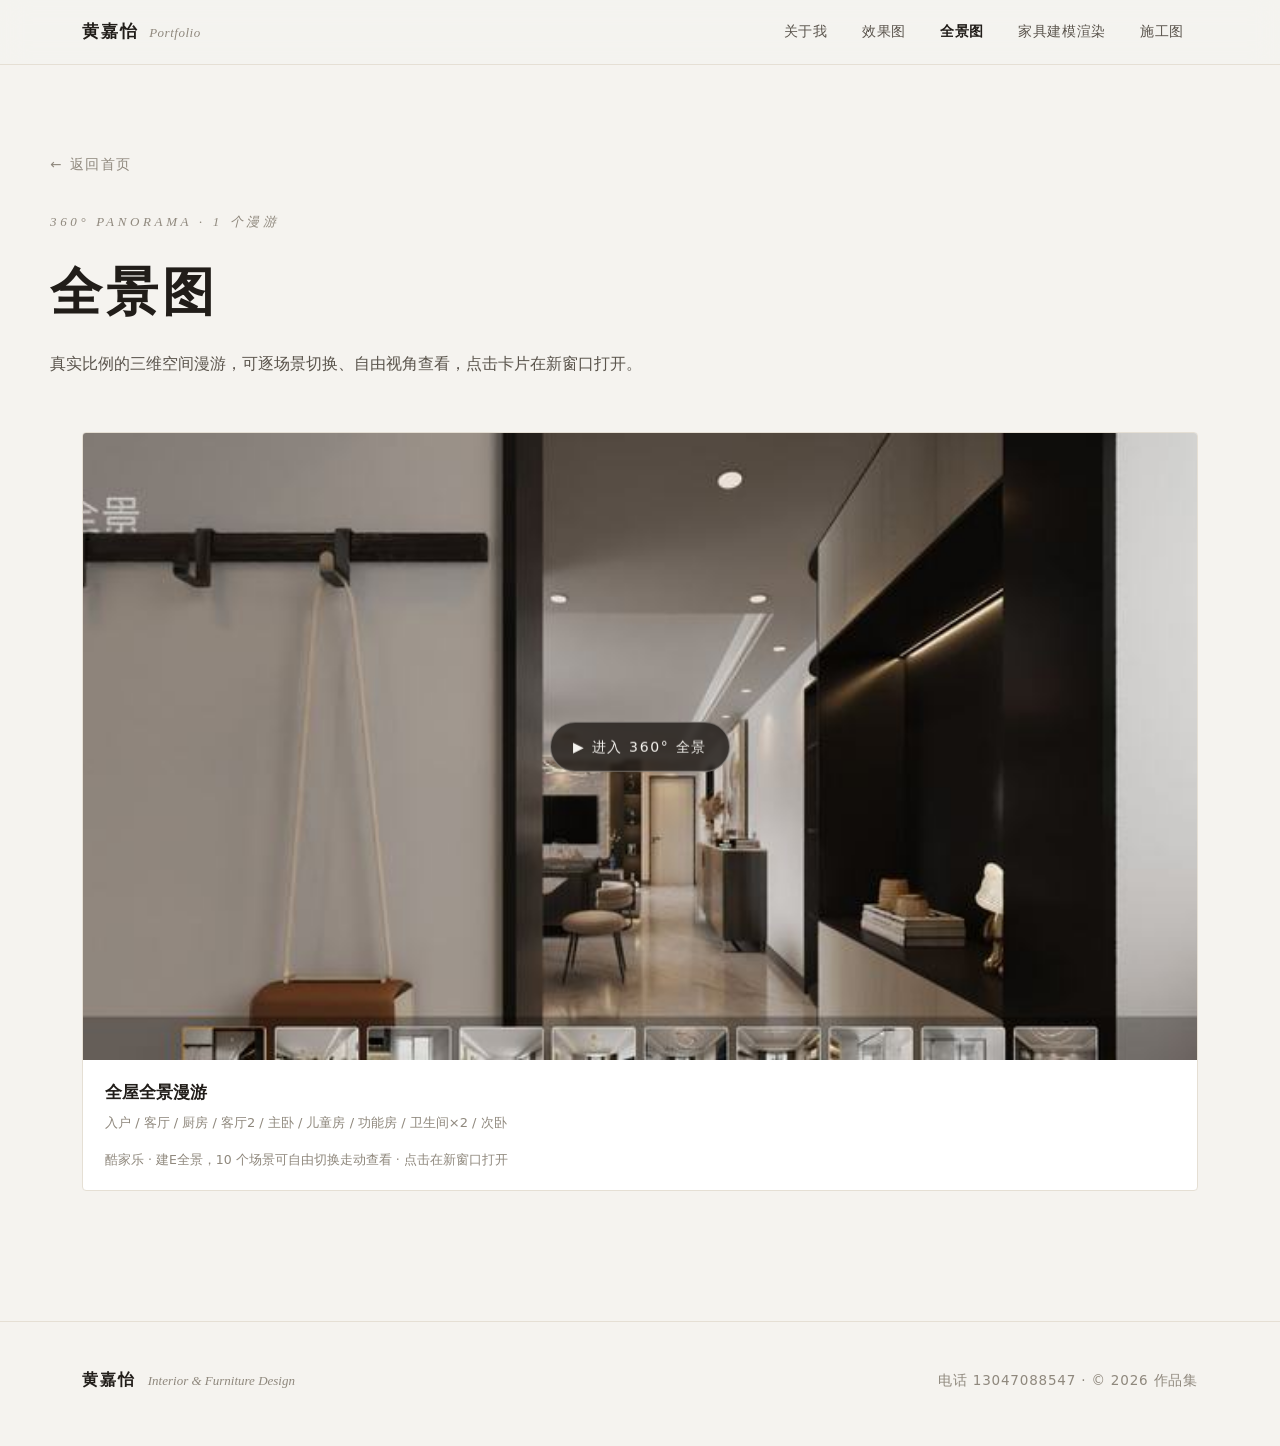
<file: panorama.html>
<!DOCTYPE html>
<html lang="zh-CN">
<head>
<meta charset="UTF-8">
<meta name="viewport" content="width=device-width, initial-scale=1.0">
<title>全景图 · 黄嘉怡作品集</title>
<meta name="description" content="全屋 360° 实景漫游 — 10 个场景在线切换查看">
<link rel="icon" href="data:image/svg+xml,%3Csvg xmlns='http://www.w3.org/2000/svg' viewBox='0 0 64 64'%3E%3Crect width='64' height='64' rx='14' fill='%23211d19'/%3E%3Ctext x='32' y='44' font-size='34' text-anchor='middle' fill='%23f5f3ef' font-family='serif'%3E黄%3C/text%3E%3C/svg%3E">
<link rel="stylesheet" href="assets/css/style.css">
</head>
<body data-page="panorama">

<header class="nav">
  <div class="nav-inner">
    <a class="nav-logo" href="index.html">黄嘉怡<em>Portfolio</em></a>
    <nav class="nav-links" aria-label="主导航"></nav>
  </div>
</header>

<main>
  <section class="wrap page-head">
    <a class="back" href="index.html">返回首页</a>
    <p class="eyebrow"><span id="page-en"></span> · <span id="page-count"></span></p>
    <h1 id="page-title"></h1>
    <p class="sub" id="page-sub"></p>
  </section>
  <section class="wrap pano-list" id="gallery" aria-label="全景漫游列表"></section>
</main>

<footer class="footer">
  <div class="wrap footer-inner" id="footer-inner"></div>
</footer>

<script src="assets/js/data.js"></script>
<script src="assets/js/main.js"></script>
</body>
</html>
</file>
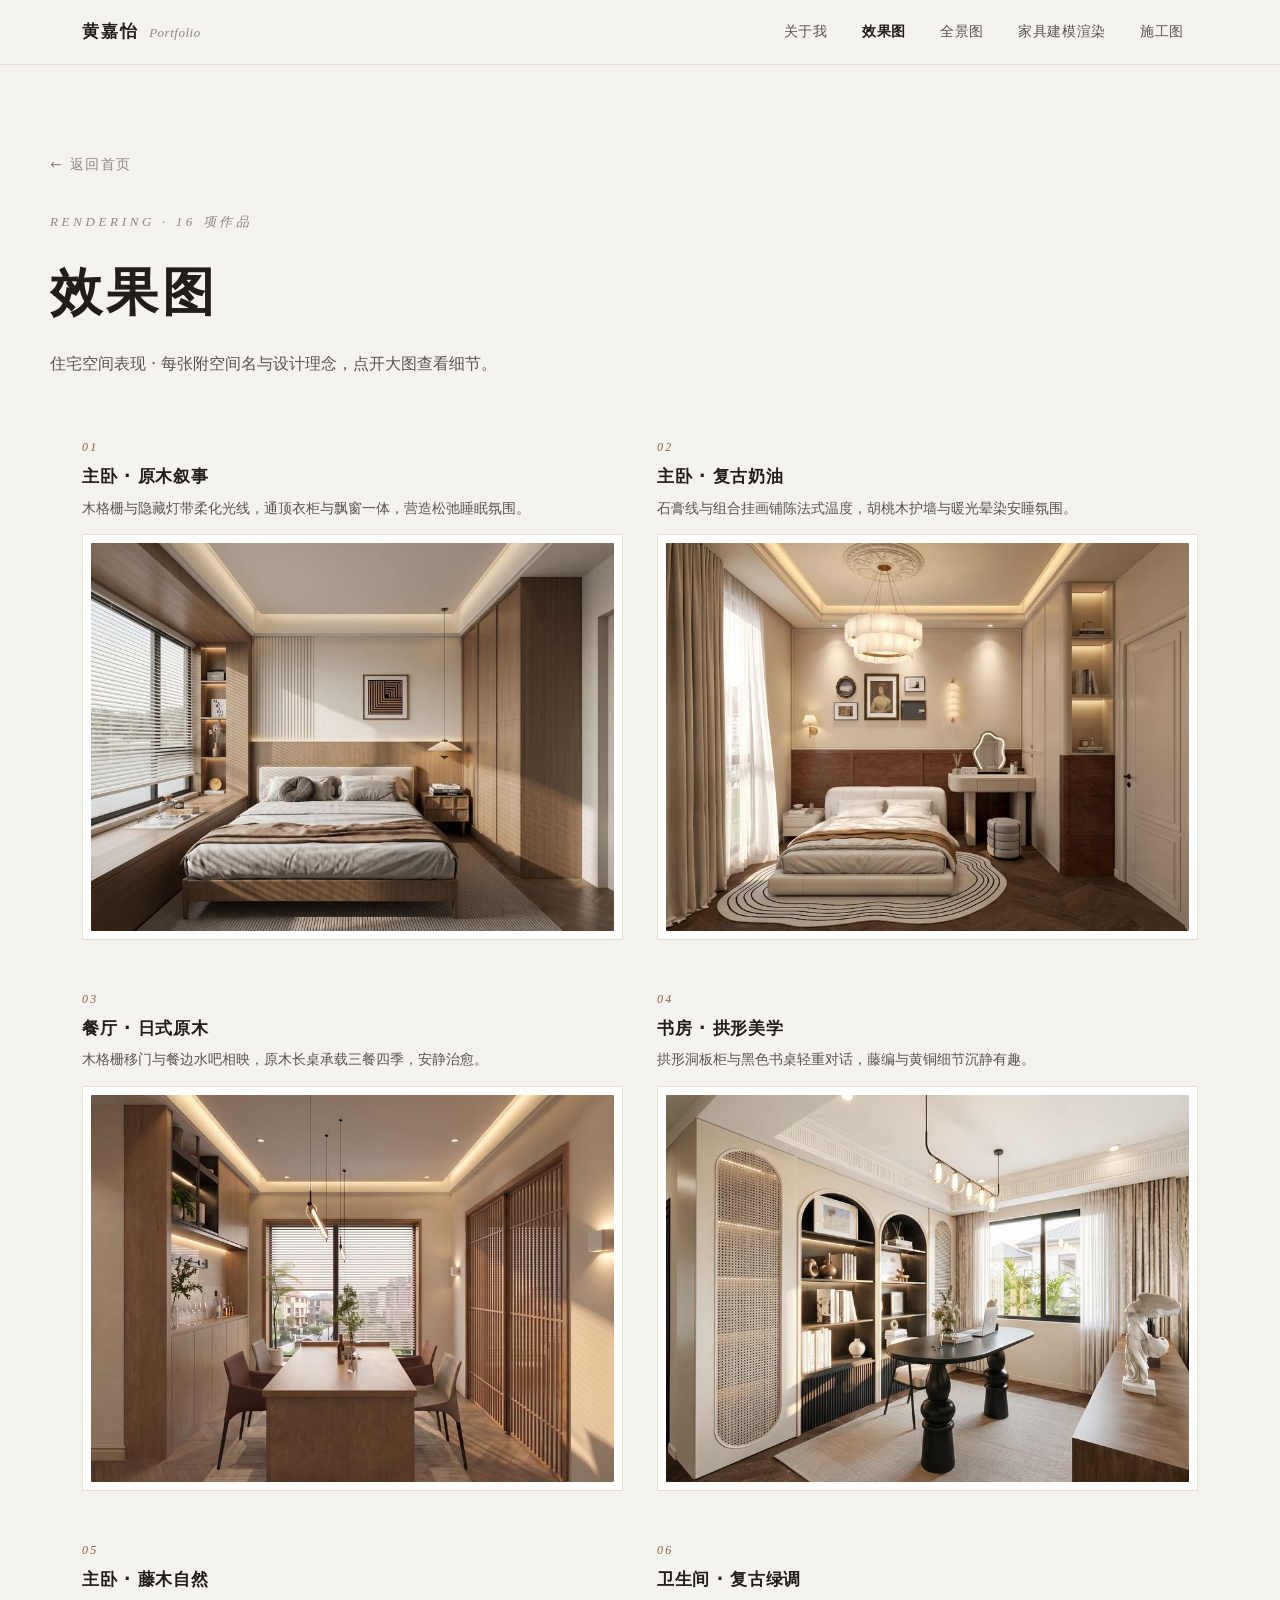
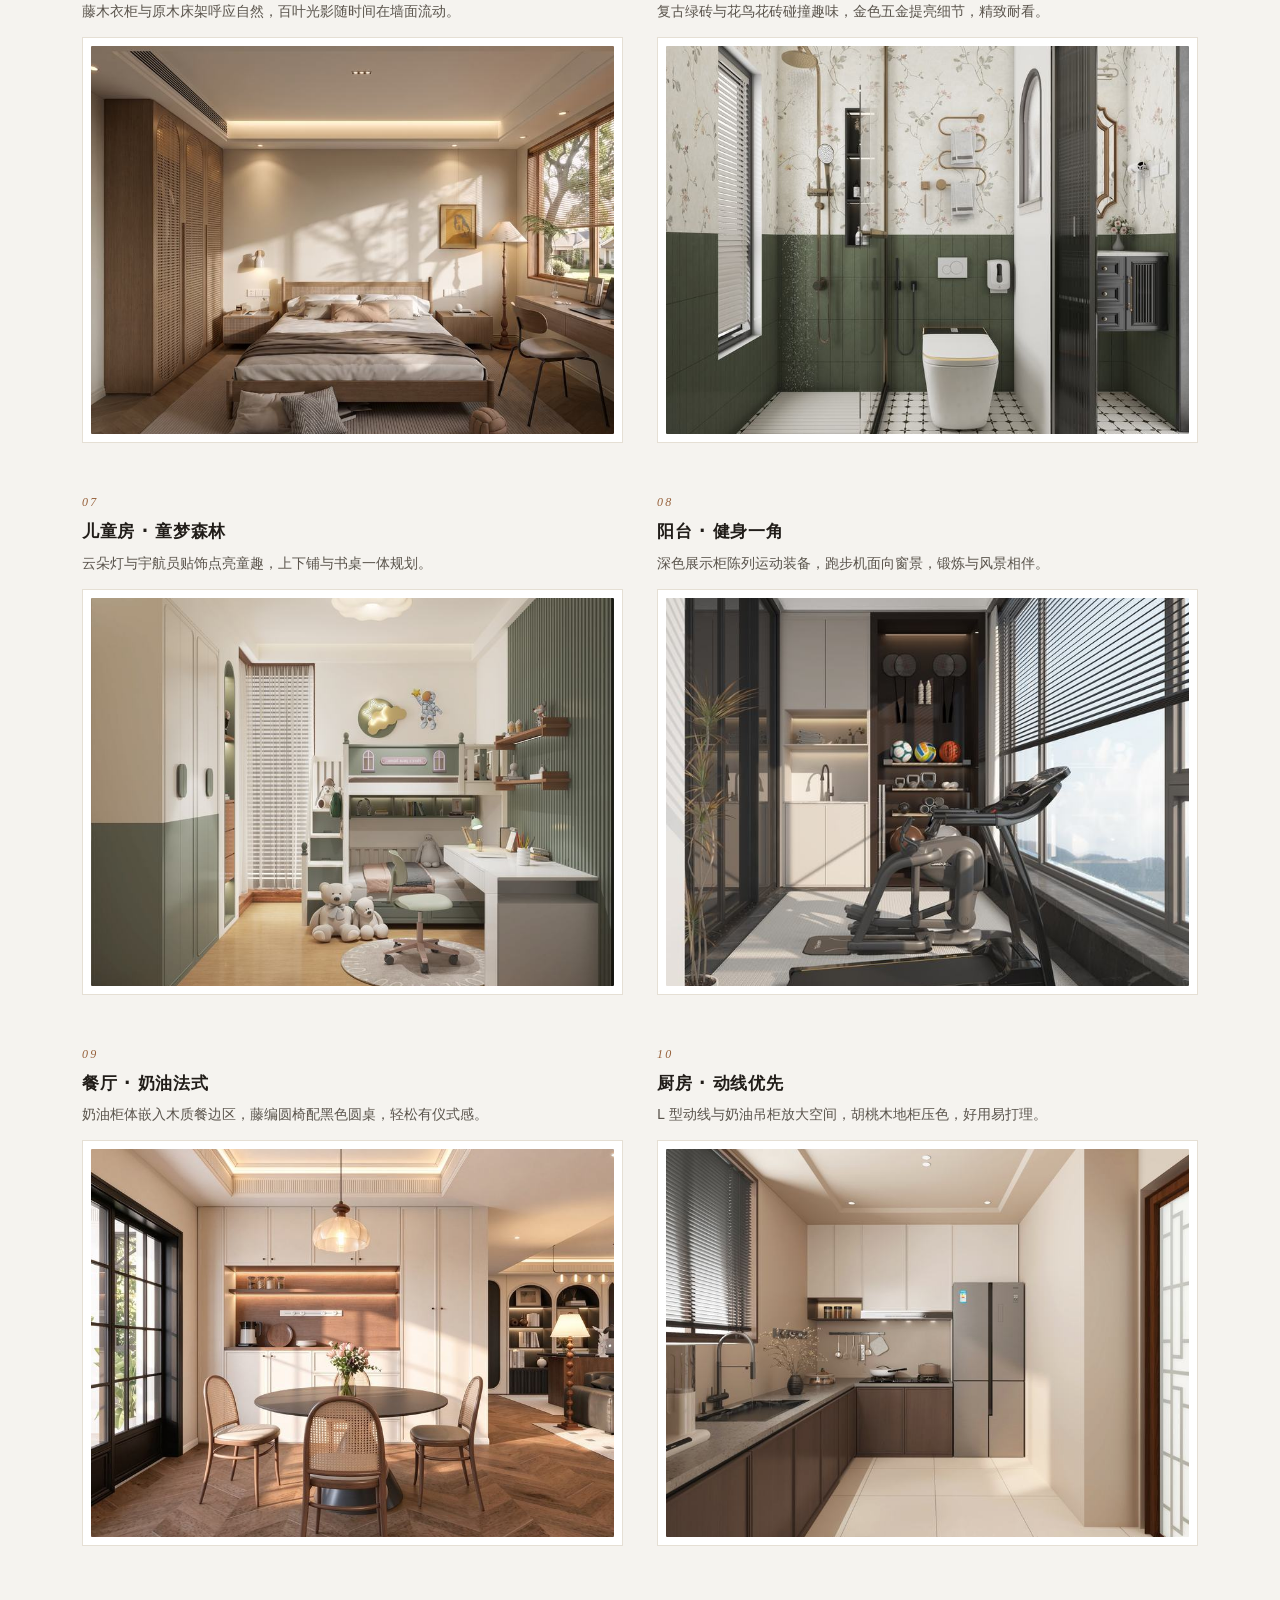
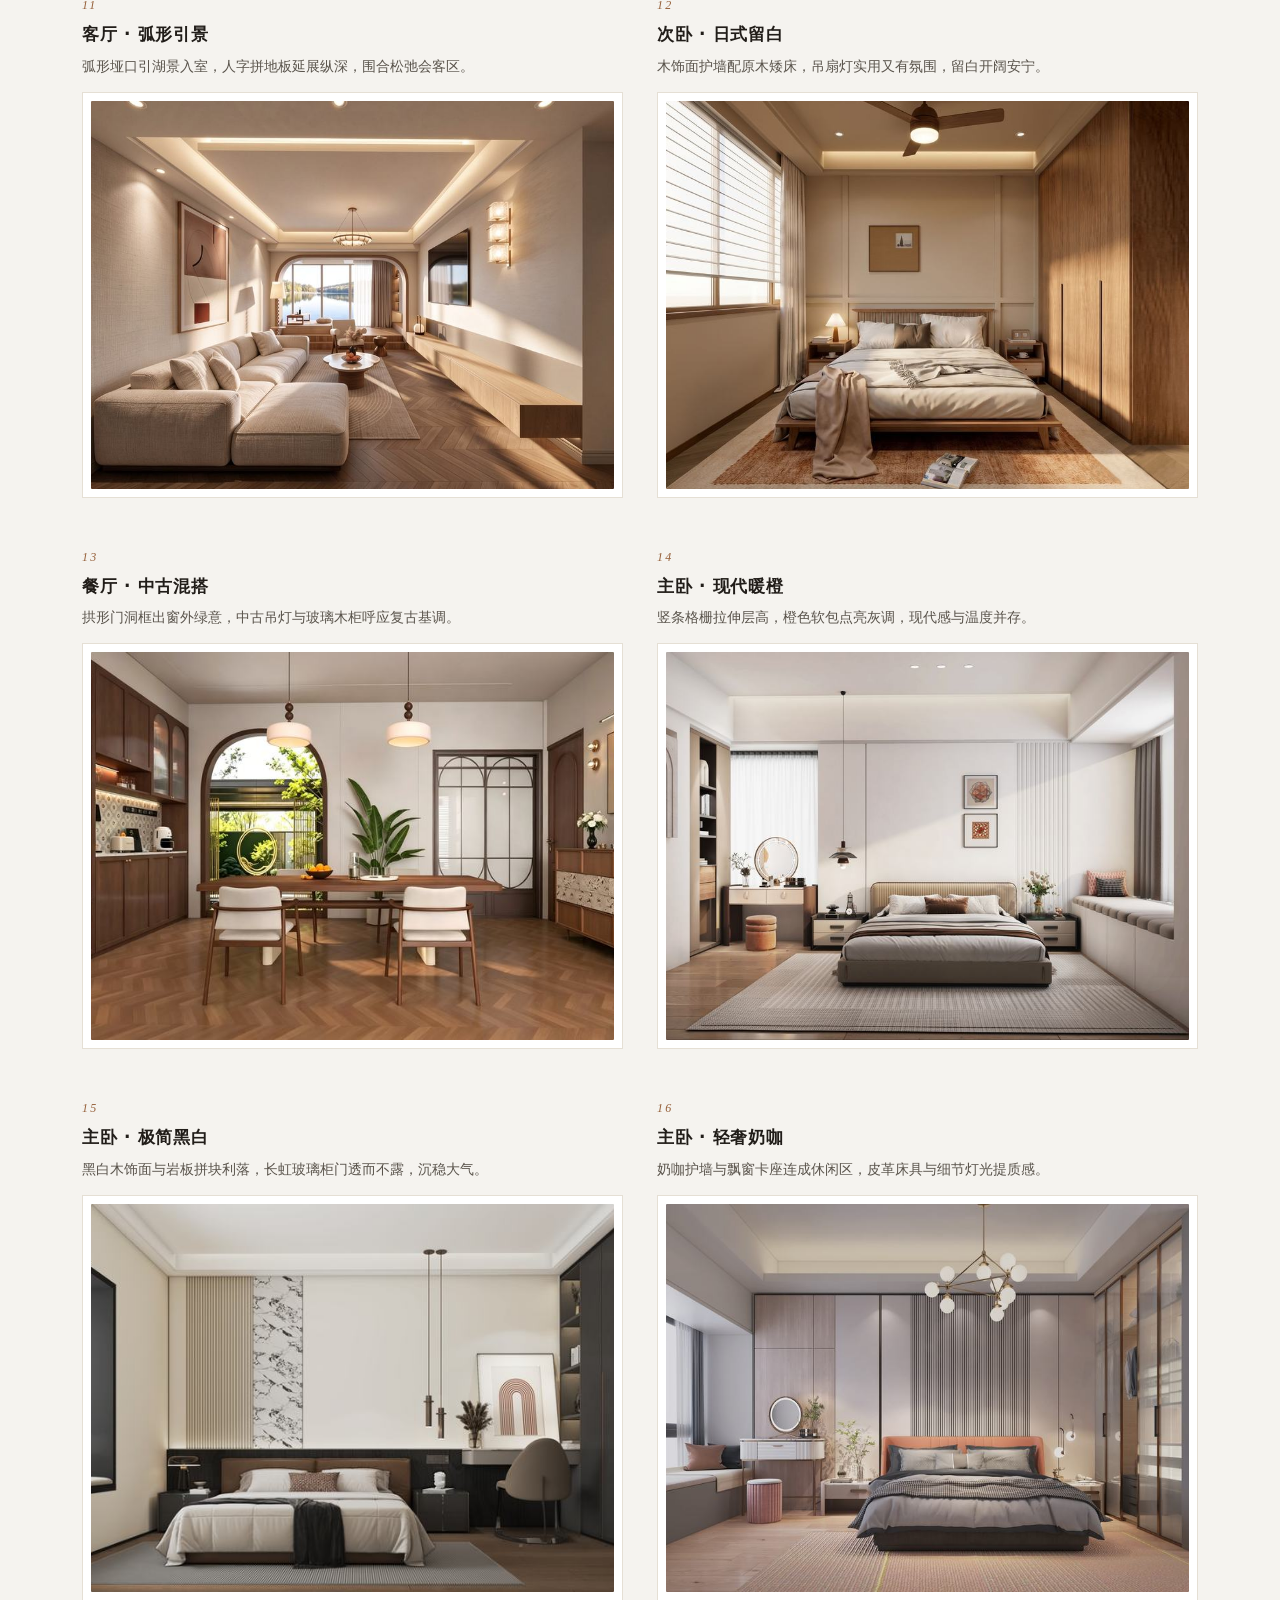
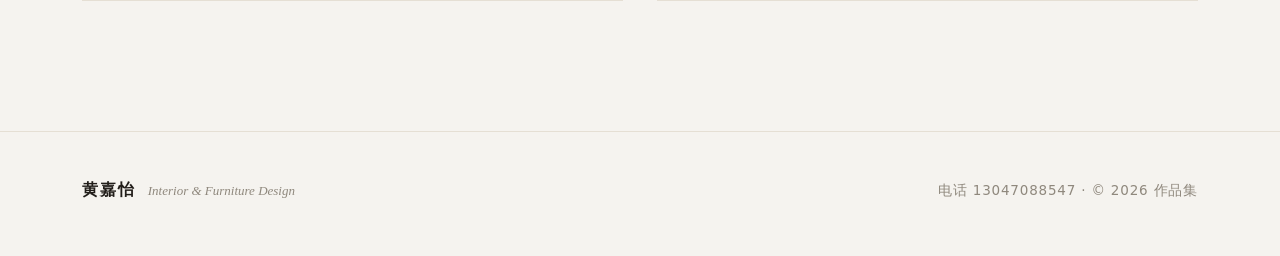
<file: renders.html>
<!DOCTYPE html>
<html lang="zh-CN">
<head>
<meta charset="UTF-8">
<meta name="viewport" content="width=device-width, initial-scale=1.0">
<title>效果图 · 黄嘉怡作品集</title>
<meta name="description" content="住宅空间效果图 — 客厅、卧室、餐厨、卫生间空间表现">
<link rel="icon" href="data:image/svg+xml,%3Csvg xmlns='http://www.w3.org/2000/svg' viewBox='0 0 64 64'%3E%3Crect width='64' height='64' rx='14' fill='%23211d19'/%3E%3Ctext x='32' y='44' font-size='34' text-anchor='middle' fill='%23f5f3ef' font-family='serif'%3E黄%3C/text%3E%3C/svg%3E">
<link rel="stylesheet" href="assets/css/style.css">
</head>
<body data-page="renders">

<header class="nav">
  <div class="nav-inner">
    <a class="nav-logo" href="index.html">黄嘉怡<em>Portfolio</em></a>
    <nav class="nav-links" aria-label="主导航"></nav>
  </div>
</header>

<main>
  <section class="wrap page-head">
    <a class="back" href="index.html">返回首页</a>
    <p class="eyebrow"><span id="page-en"></span> · <span id="page-count"></span></p>
    <h1 id="page-title"></h1>
    <p class="sub" id="page-sub"></p>
  </section>
  <section class="wrap rb-grid" id="gallery" aria-label="作品列表"></section>
</main>

<footer class="footer">
  <div class="wrap footer-inner" id="footer-inner"></div>
</footer>

<div class="lightbox" id="lightbox" role="dialog" aria-modal="true" aria-label="大图预览">
  <div class="lb-bar">
    <span class="lb-count" id="lb-count"></span>
    <button class="lb-close" type="button" aria-label="关闭预览">✕</button>
  </div>
  <div class="lb-stage"><img id="lb-img" alt=""></div>
  <button class="lb-arrow lb-prev" type="button" aria-label="上一张">‹</button>
  <button class="lb-arrow lb-next" type="button" aria-label="下一张">›</button>
  <div class="lb-caption" id="lb-caption"></div>
</div>

<script src="assets/js/data.js"></script>
<script src="assets/js/main.js"></script>
</body>
</html>
</file>
<file: assets/css/style.css>
/* ============================================================
   黄嘉怡 · 作品集  —— 设计系统
   暖白纸感底色 + 深墨文字 + 赭木点缀，衬线英文眉题混排中文黑体
   ============================================================ */
:root {
  --bg: #f5f3ef;
  --surface: #ffffff;
  --ink: #211d19;
  --ink-2: #5a544c;
  --muted: #8f887d;
  --line: #e5dfd4;
  --accent: #96603a;
  --serif: Georgia, "Times New Roman", "Songti SC", serif;
  --sans: "PingFang SC", "Microsoft YaHei", "Segoe UI", system-ui, sans-serif;
  --wrap: 1180px;
  --ease: cubic-bezier(.22, .61, .36, 1);
}

* { margin: 0; padding: 0; box-sizing: border-box; }
html { scroll-behavior: smooth; -webkit-text-size-adjust: 100%; }
body {
  font-family: var(--sans);
  background: var(--bg);
  color: var(--ink);
  font-size: 16px;
  line-height: 1.75;
  -webkit-font-smoothing: antialiased;
}
::selection { background: #96603a; color: #fff; }
img { display: block; max-width: 100%; height: auto; }
a { color: inherit; text-decoration: none; }
ul { list-style: none; }
button { font: inherit; background: none; border: 0; cursor: pointer; color: inherit; }

:focus-visible { outline: 2px solid var(--accent); outline-offset: 3px; border-radius: 2px; }

.wrap { max-width: var(--wrap); margin: 0 auto; padding: 0 32px; }

/* 网格/弹性项默认 min-width:auto，会被图片固有宽度撑破轨道，统一归零 */
.hero-text, .hero-photo, .m-card, .ph, .f-head { min-width: 0; }

/* ---------- 顶部导航 ---------- */
.nav {
  position: fixed; inset: 0 0 auto 0; z-index: 50;
  background: rgba(245, 243, 239, .82);
  backdrop-filter: blur(14px); -webkit-backdrop-filter: blur(14px);
  border-bottom: 1px solid var(--line);
}
.nav-inner {
  max-width: var(--wrap); margin: 0 auto; padding: 0 32px;
  height: 64px; display: flex; align-items: center; justify-content: space-between; gap: 16px;
}
.nav-logo { font-size: 17px; letter-spacing: .12em; font-weight: 600; }
.nav-logo em { font-family: var(--serif); font-style: italic; font-weight: 400; color: var(--muted); margin-left: 10px; font-size: 13px; letter-spacing: .04em; }
.nav-links { display: flex; gap: 6px; flex-wrap: wrap; }
.nav-links a {
  font-size: 13.5px; color: var(--ink-2); padding: 6px 14px; border-radius: 99px;
  letter-spacing: .05em; transition: color .25s, background .25s;
}
.nav-links a:hover { color: var(--ink); background: rgba(0, 0, 0, .05); }
.nav-links a[aria-current="page"] { color: var(--ink); font-weight: 600; }

/* ---------- 眉题 / 标题 ---------- */
.eyebrow {
  font-family: var(--serif); font-style: italic; font-size: 13px;
  letter-spacing: .28em; color: var(--muted); text-transform: uppercase;
}
.sec-head { display: flex; align-items: baseline; gap: 20px; margin-bottom: 44px; }
.sec-head h2 { font-size: clamp(26px, 3.4vw, 36px); font-weight: 600; letter-spacing: .04em; }
.sec-head .en { font-family: var(--serif); font-style: italic; font-size: 14px; color: var(--muted); letter-spacing: .2em; }
.sec-head .rule { flex: 1; height: 1px; background: var(--line); }

/* ---------- 首页 Hero ---------- */
.hero { padding: 168px 0 110px; display: grid; grid-template-columns: 1.15fr .85fr; gap: 72px; align-items: center; }
.hero h1 {
  font-size: clamp(52px, 7.5vw, 84px); font-weight: 600; letter-spacing: .1em;
  line-height: 1.12; margin: 18px 0 10px;
}
.hero .role { font-size: 19px; color: var(--accent); letter-spacing: .14em; margin-bottom: 22px; }
.hero .bio { color: var(--ink-2); max-width: 34em; }
.hero .bio-lead { margin-bottom: 14px; font-weight: 500; color: var(--ink); }
.bio-points { list-style: none; max-width: 34em; margin: 0 0 14px; display: grid; gap: 9px; }
.bio-points li { display: flex; align-items: flex-start; gap: 10px; font-size: 14.5px; color: var(--ink-2); line-height: 1.75; }
.bio-points .tick {
  flex: 0 0 auto; width: 19px; height: 19px; margin-top: 4px;
  display: inline-flex; align-items: center; justify-content: center;
  background: var(--accent); color: #fff; font-size: 11.5px; font-weight: 700;
  border-radius: 6px;
}
.bio-points .pt b { color: var(--ink); font-weight: 600; margin-right: 2px; }
.bio-points .pt b::after { content: "："; }
.bio .bio-outro { margin-bottom: 0; }
.skills-row { display: flex; align-items: center; flex-wrap: wrap; gap: 10px 12px; margin: 24px 0 34px; }
.skills-label {
  font-size: 13px; font-weight: 700; letter-spacing: .12em; color: var(--ink);
  padding-right: 12px; border-right: 1px solid var(--line);
}
.skills { display: flex; flex-wrap: wrap; gap: 8px; }
.skills li {
  font-size: 13px; font-weight: 600; letter-spacing: .06em; color: var(--accent);
  border: 1px solid var(--accent); background: var(--surface); /* 老浏览器回退 */
  border: 1px solid color-mix(in srgb, var(--accent) 45%, transparent);
  background: color-mix(in srgb, var(--accent) 7%, var(--surface));
  padding: 6px 16px; border-radius: 99px;
}
.hero-meta { display: flex; flex-direction: column; gap: 6px; font-size: 14.5px; color: var(--ink-2); margin-bottom: 38px; }
.hero-meta b { font-weight: 600; color: var(--ink); letter-spacing: .04em; }
.hero-actions { display: flex; gap: 14px; flex-wrap: wrap; }
.btn {
  display: inline-flex; align-items: center; gap: 10px;
  padding: 13px 30px; font-size: 14.5px; letter-spacing: .12em; border-radius: 99px;
  border: 1px solid var(--ink); transition: all .3s var(--ease);
}
.btn-solid { background: var(--ink); color: #fff; }
.btn-solid:hover { background: var(--accent); border-color: var(--accent); transform: translateY(-2px); }
.btn-ghost { color: var(--ink); }
.btn-ghost:hover { background: rgba(0, 0, 0, .05); transform: translateY(-2px); }

.hero-photo { position: relative; justify-self: end; width: min(408px, 100%); }
.hero-photo .mat {
  background: var(--surface); padding: 14px; border: 1px solid var(--line);
  box-shadow: 0 24px 60px -30px rgba(33, 29, 25, .35); position: relative;
}
.hero-photo .mat::after {
  content: ""; position: absolute; inset: -14px 14px 14px -14px; z-index: -1;
  border: 1px solid var(--line);
}
.hero-photo img { width: 100%; aspect-ratio: 4 / 5; object-fit: cover; }
.hero-photo figcaption {
  margin-top: 14px; text-align: right; font-family: var(--serif); font-style: italic;
  font-size: 13px; color: var(--muted); letter-spacing: .1em;
}

/* ---------- 模块卡片 ---------- */
.modules { padding: 0 0 130px; }
.module-grid { display: grid; grid-template-columns: repeat(2, 1fr); gap: 30px; max-width: 980px; margin: 0 auto; }
.m-card {
  display: block; background: var(--surface); border: 1px solid var(--line);
  padding: 14px 14px 22px; transition: transform .35s var(--ease), box-shadow .35s var(--ease);
}
.m-card:hover { transform: translateY(-6px); box-shadow: 0 30px 60px -35px rgba(33, 29, 25, .4); }
.m-card .cover { overflow: hidden; aspect-ratio: 4 / 3; background: #eceae4; }
.m-card .cover img { width: 100%; height: 100%; object-fit: cover; transition: transform .8s var(--ease); }
.m-card:hover .cover img { transform: scale(1.045); }
.m-card .row { display: flex; align-items: baseline; gap: 12px; margin: 20px 6px 4px; }
.m-card .no { font-family: var(--serif); font-style: italic; font-size: 15px; color: var(--accent); }
.m-card h3 { font-size: 20px; font-weight: 600; letter-spacing: .08em; }
.m-card .en { margin-left: auto; font-family: var(--serif); font-style: italic; font-size: 12px; color: var(--muted); letter-spacing: .18em; }
.m-card p { font-size: 13.5px; color: var(--muted); margin: 2px 6px 0; }
.m-card .go {
  display: inline-flex; align-items: center; gap: 8px; margin: 16px 6px 0;
  font-size: 13px; letter-spacing: .14em; color: var(--ink-2); transition: color .3s;
}
.m-card .go::after { content: "→"; transition: transform .3s var(--ease); }
.m-card:hover .go { color: var(--accent); }
.m-card:hover .go::after { transform: translateX(5px); }

/* ---------- 内页头部 ---------- */
.page-head { padding: 150px 0 54px; }
.back { display: inline-flex; align-items: center; gap: 8px; font-size: 13.5px; color: var(--muted); letter-spacing: .08em; margin-bottom: 34px; transition: color .25s; }
.back:hover { color: var(--ink); }
.back::before { content: "←"; }
.page-head h1 { font-size: clamp(34px, 4.6vw, 52px); font-weight: 600; letter-spacing: .08em; margin: 14px 0 12px; }
.page-head .sub { color: var(--ink-2); max-width: 42em; }
.count-tag { font-family: var(--serif); font-style: italic; color: var(--muted); font-size: 14px; letter-spacing: .1em; }

/* ---------- 瀑布流（网格跨度实现，保持行优先阅读顺序） ---------- */
.masonry { display: grid; grid-template-columns: repeat(3, 1fr); gap: 26px; grid-auto-rows: 8px; align-items: start; padding-bottom: 130px; }
.masonry.cols-2 { grid-template-columns: repeat(2, 1fr); }
.ph { margin: 0; cursor: zoom-in; background: none; width: 100%; text-align: left; display: block; }
.ph .frame { background: var(--surface); border: 1px solid var(--line); padding: 8px; transition: transform .35s var(--ease), box-shadow .35s var(--ease); }
.ph:hover .frame { transform: translateY(-4px); box-shadow: 0 26px 50px -30px rgba(33, 29, 25, .38); }
.ph img { width: 100%; border-radius: 1px; }
.ph figcaption { display: flex; justify-content: space-between; align-items: baseline; gap: 12px; padding: 11px 6px 2px; }
.ph .cap { font-size: 13.5px; color: var(--ink-2); letter-spacing: .04em; }
.ph .stage {
  font-size: 11px; color: var(--accent); letter-spacing: .12em; white-space: nowrap;
  border: 1px solid currentColor; border-radius: 99px; padding: 1px 10px; flex-shrink: 0;
}

/* ---------- 家具分组 ---------- */
.f-group { padding: 26px 0 10px; }
.f-group + .f-group { margin-top: 40px; }
.f-head { display: flex; align-items: baseline; gap: 18px; margin-bottom: 30px; }
.f-head .no { font-family: var(--serif); font-style: italic; font-size: 22px; color: var(--accent); }
.f-head h2 { font-size: 24px; font-weight: 600; letter-spacing: .1em; }
.f-head .sub { font-size: 13.5px; color: var(--muted); letter-spacing: .06em; }
.f-head .rule { flex: 1; height: 1px; background: var(--line); }

/* ---------- 施工图 ---------- */
.dwg-grid { display: grid; grid-template-columns: 1fr 1fr; gap: 34px; padding-bottom: 60px; }
.dwg-grid .ph { cursor: zoom-in; }
.dwg-foot { padding: 0 0 130px; color: var(--muted); font-size: 14px; }

/* ---------- 灯箱 ---------- */
.lightbox {
  position: fixed; inset: 0; z-index: 100; display: none;
  background: rgba(20, 17, 14, .95);
}
.lightbox.open { display: flex; flex-direction: column; }
.lb-stage { flex: 1; display: flex; align-items: center; justify-content: center; padding: 64px 84px; min-height: 0; }
.lb-stage img { max-width: 100%; max-height: 100%; width: auto; height: auto; box-shadow: 0 30px 80px rgba(0, 0, 0, .5); }
.lb-bar {
  position: absolute; inset: 0 0 auto 0; display: flex; align-items: center;
  justify-content: space-between; padding: 18px 28px; color: rgba(255, 255, 255, .75);
}
.lb-count { font-family: var(--serif); font-style: italic; font-size: 14px; letter-spacing: .18em; }
.lb-close {
  width: 44px; height: 44px; display: grid; place-items: center; border-radius: 50%;
  color: #fff; font-size: 22px; transition: background .25s;
}
.lb-close:hover { background: rgba(255, 255, 255, .14); }
.lb-arrow {
  position: absolute; top: 50%; transform: translateY(-50%);
  width: 52px; height: 52px; display: grid; place-items: center; border-radius: 50%;
  color: rgba(255, 255, 255, .8); font-size: 26px; transition: background .25s, color .25s;
}
.lb-arrow:hover { background: rgba(255, 255, 255, .14); color: #fff; }
.lb-prev { left: 18px; } .lb-next { right: 18px; }
.lb-caption {
  position: absolute; inset: auto 0 0 0; text-align: center; padding: 20px 90px 26px;
  color: rgba(255, 255, 255, .85); font-size: 14px; letter-spacing: .08em;
}
.lb-caption a {
  display: inline-block; margin-left: 16px; color: #d9b28f; text-decoration: underline;
  text-underline-offset: 4px; font-size: 13px;
}
.lb-caption a:hover { color: #fff; }
body.lb-lock { overflow: hidden; }

/* ---------- 页脚 ---------- */
.footer { border-top: 1px solid var(--line); padding: 44px 0 52px; }
.footer-inner { display: flex; justify-content: space-between; align-items: baseline; gap: 20px; flex-wrap: wrap; }
.footer .name { font-weight: 600; letter-spacing: .12em; }
.footer .en { font-family: var(--serif); font-style: italic; color: var(--muted); margin-left: 12px; font-size: 13px; }
.footer .meta { font-size: 13.5px; color: var(--muted); letter-spacing: .06em; }

/* ---------- 入场动画 ---------- */
.reveal { opacity: 0; transform: translateY(26px); transition: opacity .8s var(--ease), transform .8s var(--ease); }
.reveal.in { opacity: 1; transform: none; }
@media (prefers-reduced-motion: reduce) {
  .reveal { opacity: 1; transform: none; transition: none; }
  html { scroll-behavior: auto; }
}

/* ---------- 响应式 ---------- */
@media (max-width: 1020px) {
  .hero { grid-template-columns: 1fr; gap: 56px; padding-top: 140px; }
  .hero-photo { justify-self: start; }
  .masonry { columns: 2; }
  .module-grid { grid-template-columns: 1fr 1fr; }
}
@media (max-width: 680px) {
  .wrap { padding: 0 20px; }
  .nav-inner { padding: 0 16px; gap: 10px; }
  .nav-logo { white-space: nowrap; font-size: 15px; letter-spacing: .06em; flex-shrink: 0; }
  .nav-logo em { display: none; }
  .nav-links {
    flex-wrap: nowrap; overflow-x: auto; white-space: nowrap;
    -webkit-overflow-scrolling: touch; scrollbar-width: none; margin-left: auto;
  }
  .nav-links::-webkit-scrollbar { display: none; }
  .nav-links a { padding: 6px 8px; font-size: 12px; flex-shrink: 0; }
  .eyebrow { letter-spacing: .16em; font-size: 12px; }
  .hero { padding-top: 120px; padding-bottom: 80px; gap: 44px; }
  .masonry, .masonry.cols-2 { grid-template-columns: 1fr; }
  .uniform-grid { grid-template-columns: 1fr; }
  .module-grid { grid-template-columns: 1fr; }
  .dwg-grid { grid-template-columns: 1fr; }
  .rb-grid { grid-template-columns: 1fr; gap: 34px; }
  .rb-head .cap { font-size: 15.5px; }
  .lb-stage { padding: 72px 12px 66px; }
  .lb-arrow { width: 42px; height: 42px; top: auto; bottom: 10px; transform: none; }
  .lb-prev { left: calc(50% - 54px); } .lb-next { right: calc(50% - 54px); }
  .lb-caption { padding: 12px 16px 64px; }
}

/* ---------- 效果图统一网格（每行每列严格对齐） ---------- */
.uniform-grid { display: grid; grid-template-columns: repeat(3, 1fr); gap: 26px; padding-bottom: 130px; }
.uniform-grid .ph { margin: 0; }
.uniform-grid .frame { aspect-ratio: 4 / 3; overflow: hidden; }
.uniform-grid .frame img { width: 100%; height: 100%; object-fit: cover; }

/* ---------- 效果图卡片：上文下图（与 PDF 同版式） ---------- */
.rb-grid { display: grid; grid-template-columns: repeat(2, 1fr); gap: 44px 34px; padding-bottom: 130px; }
.rb-grid .ph { margin: 0; }
.rb-grid .frame { aspect-ratio: 4 / 3; overflow: hidden; background: var(--surface); border: 1px solid var(--line); }
.rb-grid .frame img { width: 100%; height: 100%; object-fit: cover; display: block; transition: transform .5s var(--ease); }
.rb-grid .ph:hover .frame img { transform: scale(1.02); }
.rb-head { margin-bottom: 14px; }
.rb-no {
  font-family: var(--serif); font-style: italic; font-size: 12px;
  letter-spacing: .18em; color: var(--accent); display: inline-block; margin-bottom: 6px;
}
.rb-head .cap {
  display: block; font-size: 17px; font-weight: 600; letter-spacing: .04em;
  color: var(--ink); line-height: 1.5; margin-bottom: 6px;
}
.rb-desc {
  font-size: 13.5px; line-height: 1.8; color: var(--ink-2);
  white-space: nowrap; overflow: hidden; text-overflow: ellipsis;  /* 固定一行，不影响排版 */
}

/* ---------- 全景图页 ---------- */
.pano-list { padding-bottom: 130px; display: grid; gap: 34px; }
.pano-card { display: block; text-decoration: none; color: inherit; background: var(--surface); border: 1px solid var(--line); border-radius: 4px; overflow: hidden; transition: box-shadow .25s ease, transform .25s ease; }
.pano-card:hover { box-shadow: 0 24px 60px -30px rgba(33,29,25,.35); transform: translateY(-2px); }
.pano-cover { position: relative; aspect-ratio: 16 / 9; overflow: hidden; background: #211d19; }
.pano-cover img { width: 100%; height: 100%; object-fit: cover; display: block; transition: transform .5s ease; }
.pano-card:hover .pano-cover img { transform: scale(1.03); }
.pano-play { position: absolute; left: 50%; top: 50%; transform: translate(-50%, -50%); background: rgba(33,29,25,.82); color: #f5f3ef; padding: 12px 22px; border-radius: 999px; font-size: 14px; letter-spacing: .12em; border: 1px solid rgba(245,243,239,.35); backdrop-filter: blur(2px); }
.pano-card:hover .pano-play { background: var(--accent); border-color: var(--accent); }
.pano-info { display: flex; align-items: baseline; gap: 16px; padding: 18px 22px 4px; }
.pano-info .no { font-family: var(--serif); font-style: italic; color: var(--muted); font-size: 14px; }
.pano-info h3 { margin: 0; font-size: 17px; font-weight: 600; color: var(--ink); }
.pano-info p { margin: 4px 0 0; font-size: 13px; color: var(--muted); }
.pano-note { display: block; padding: 10px 22px 20px; font-size: 12.5px; color: var(--muted); }
</file>
